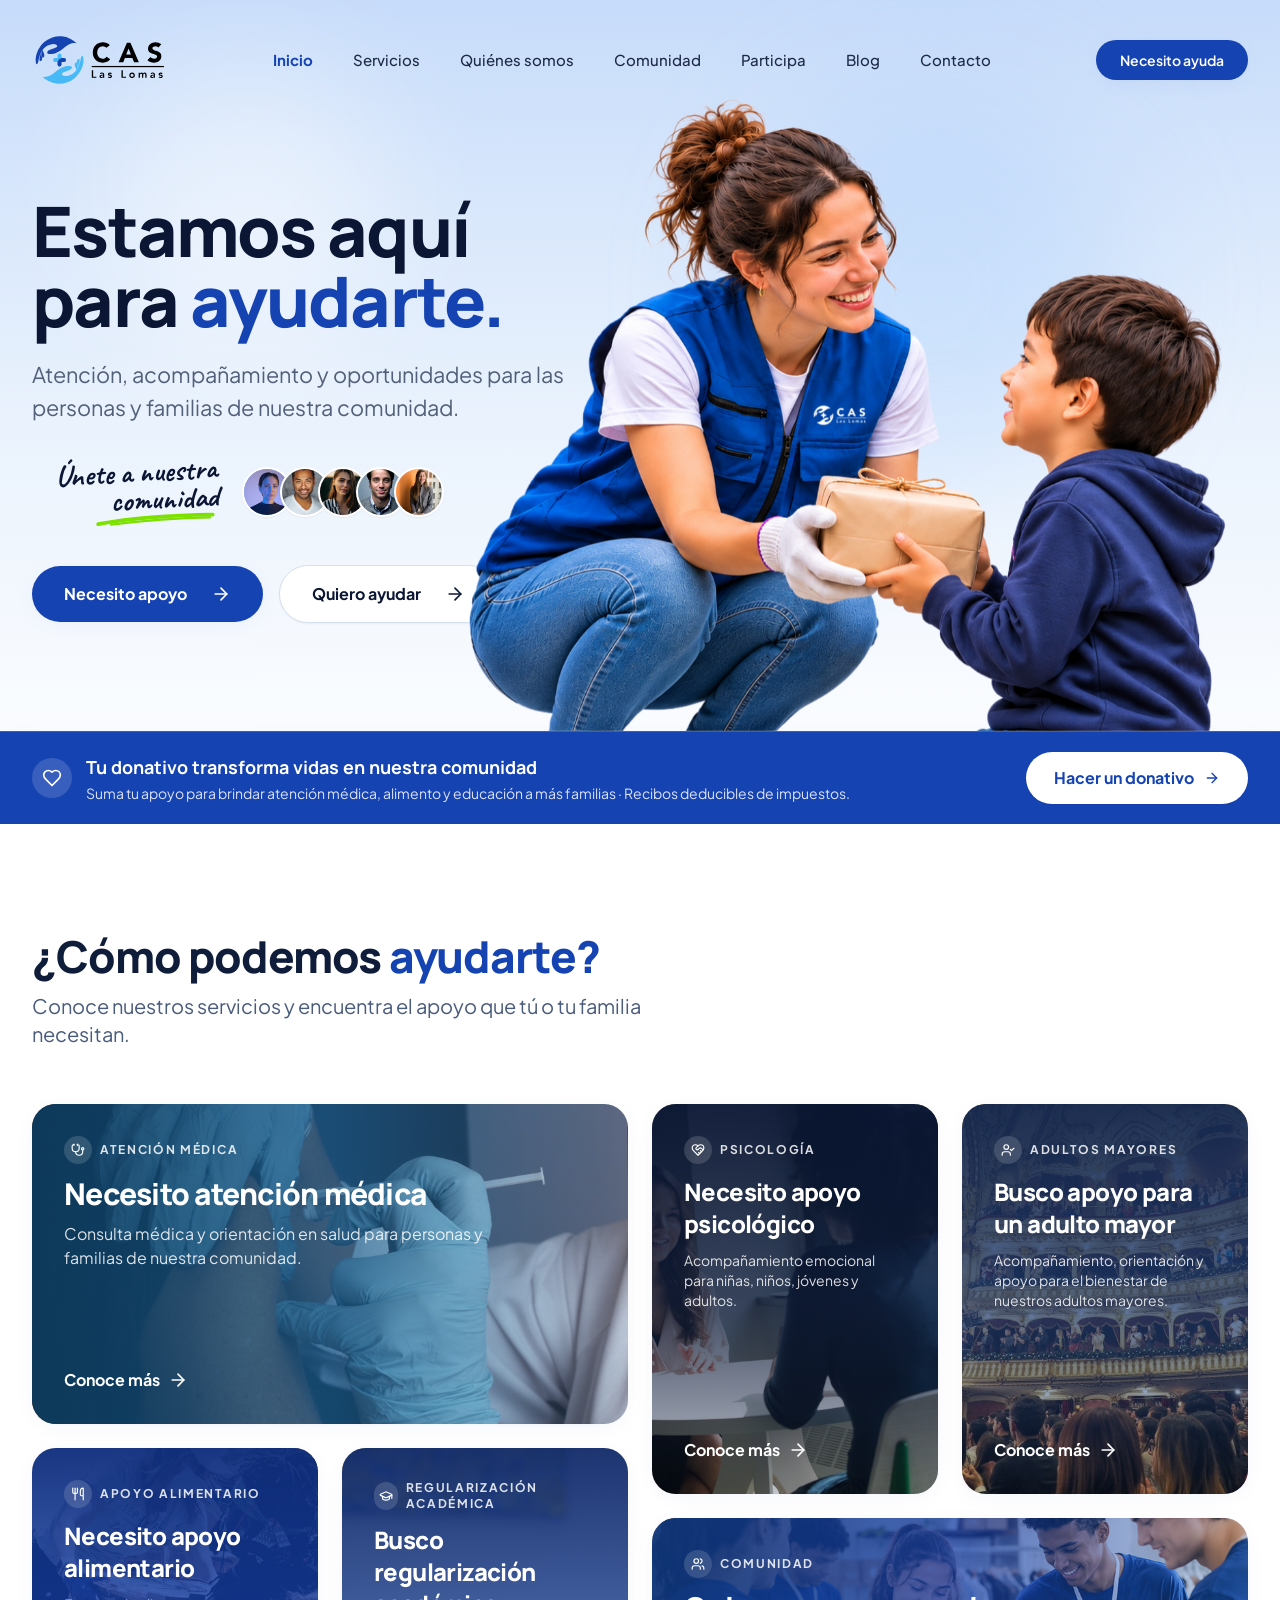
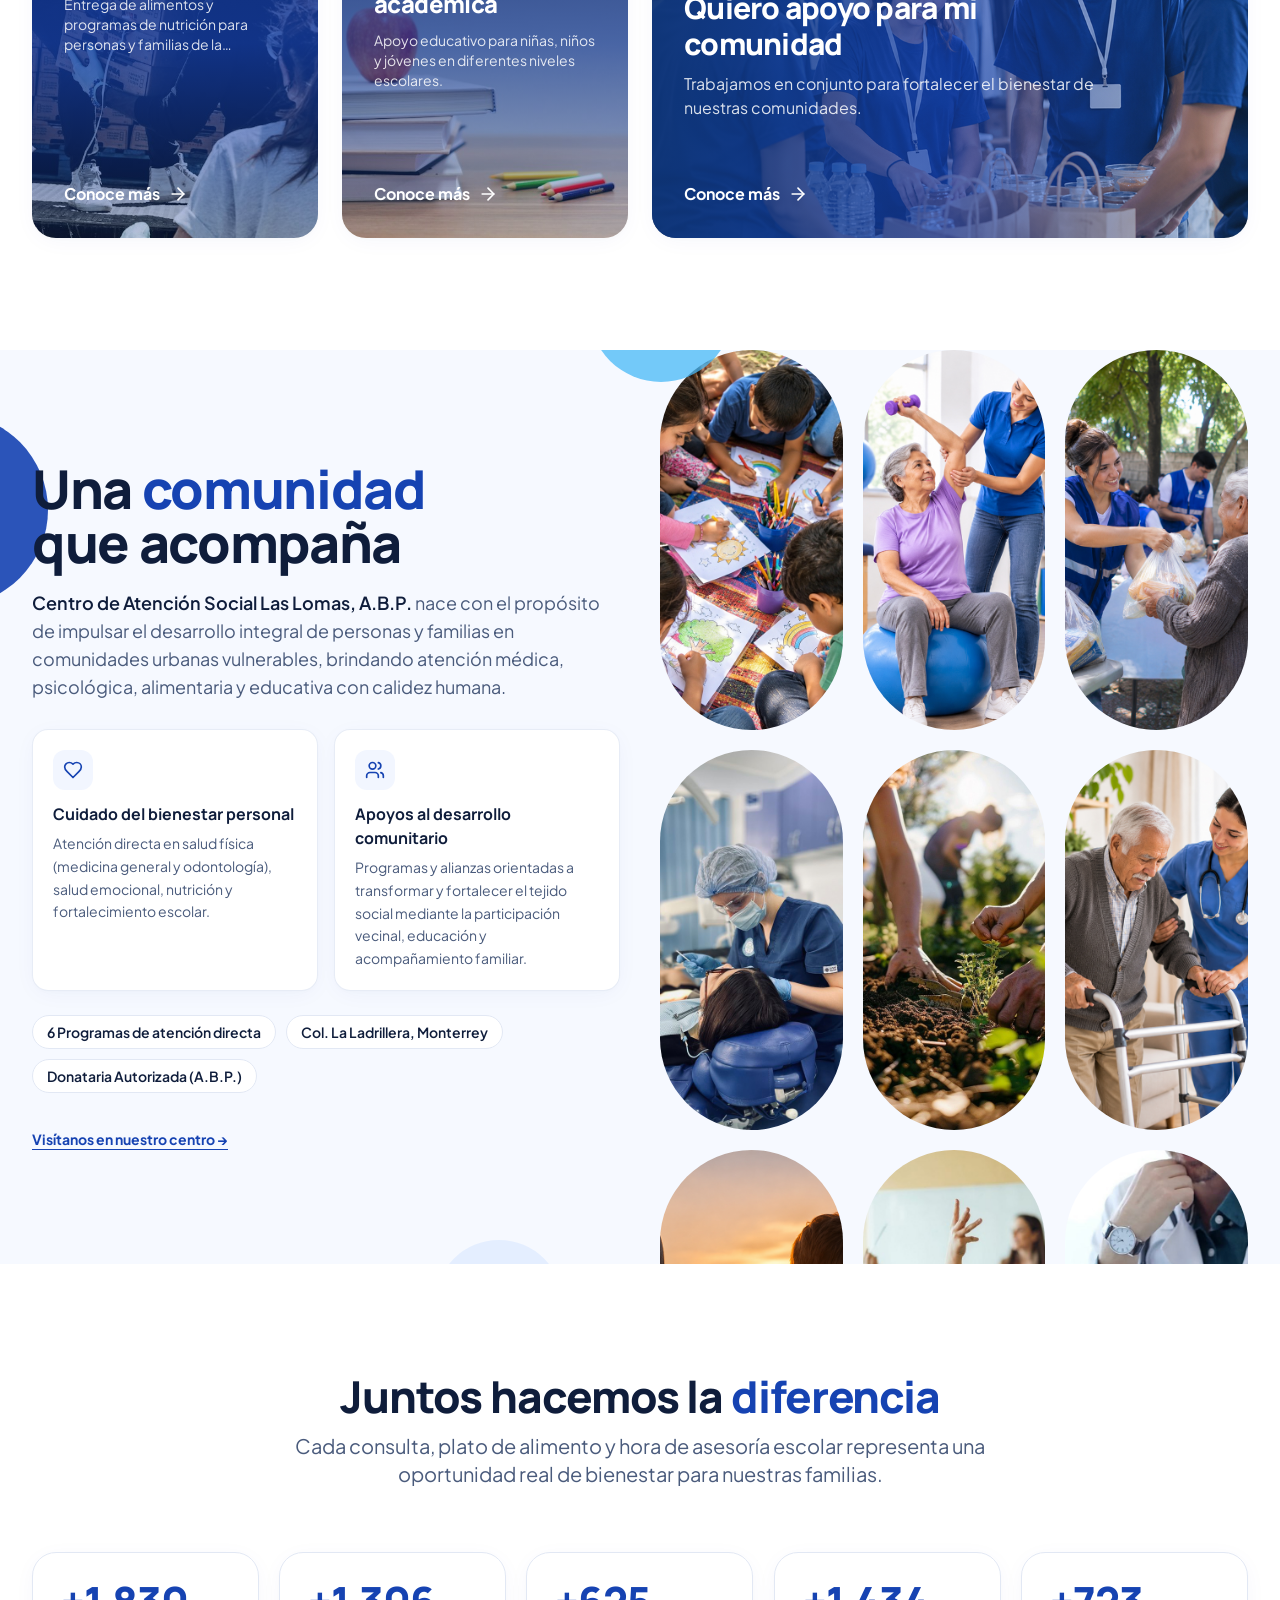
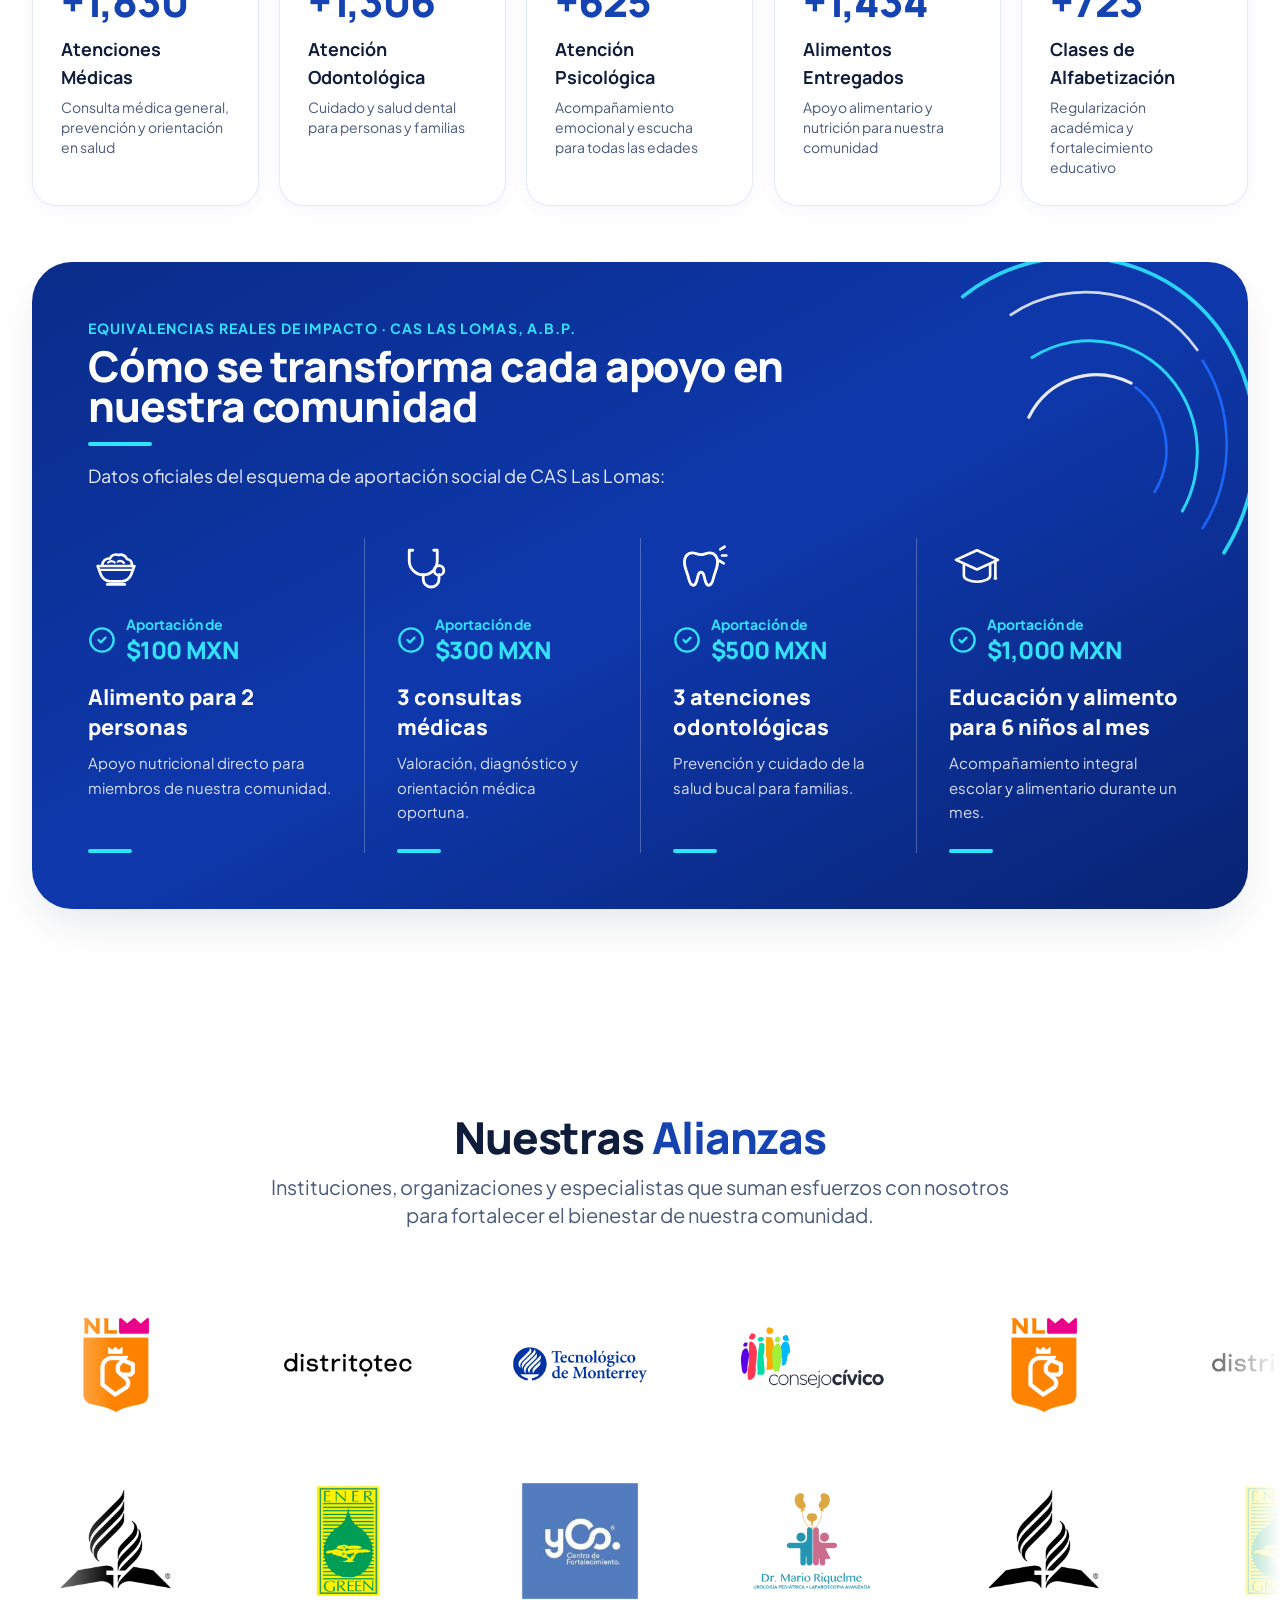
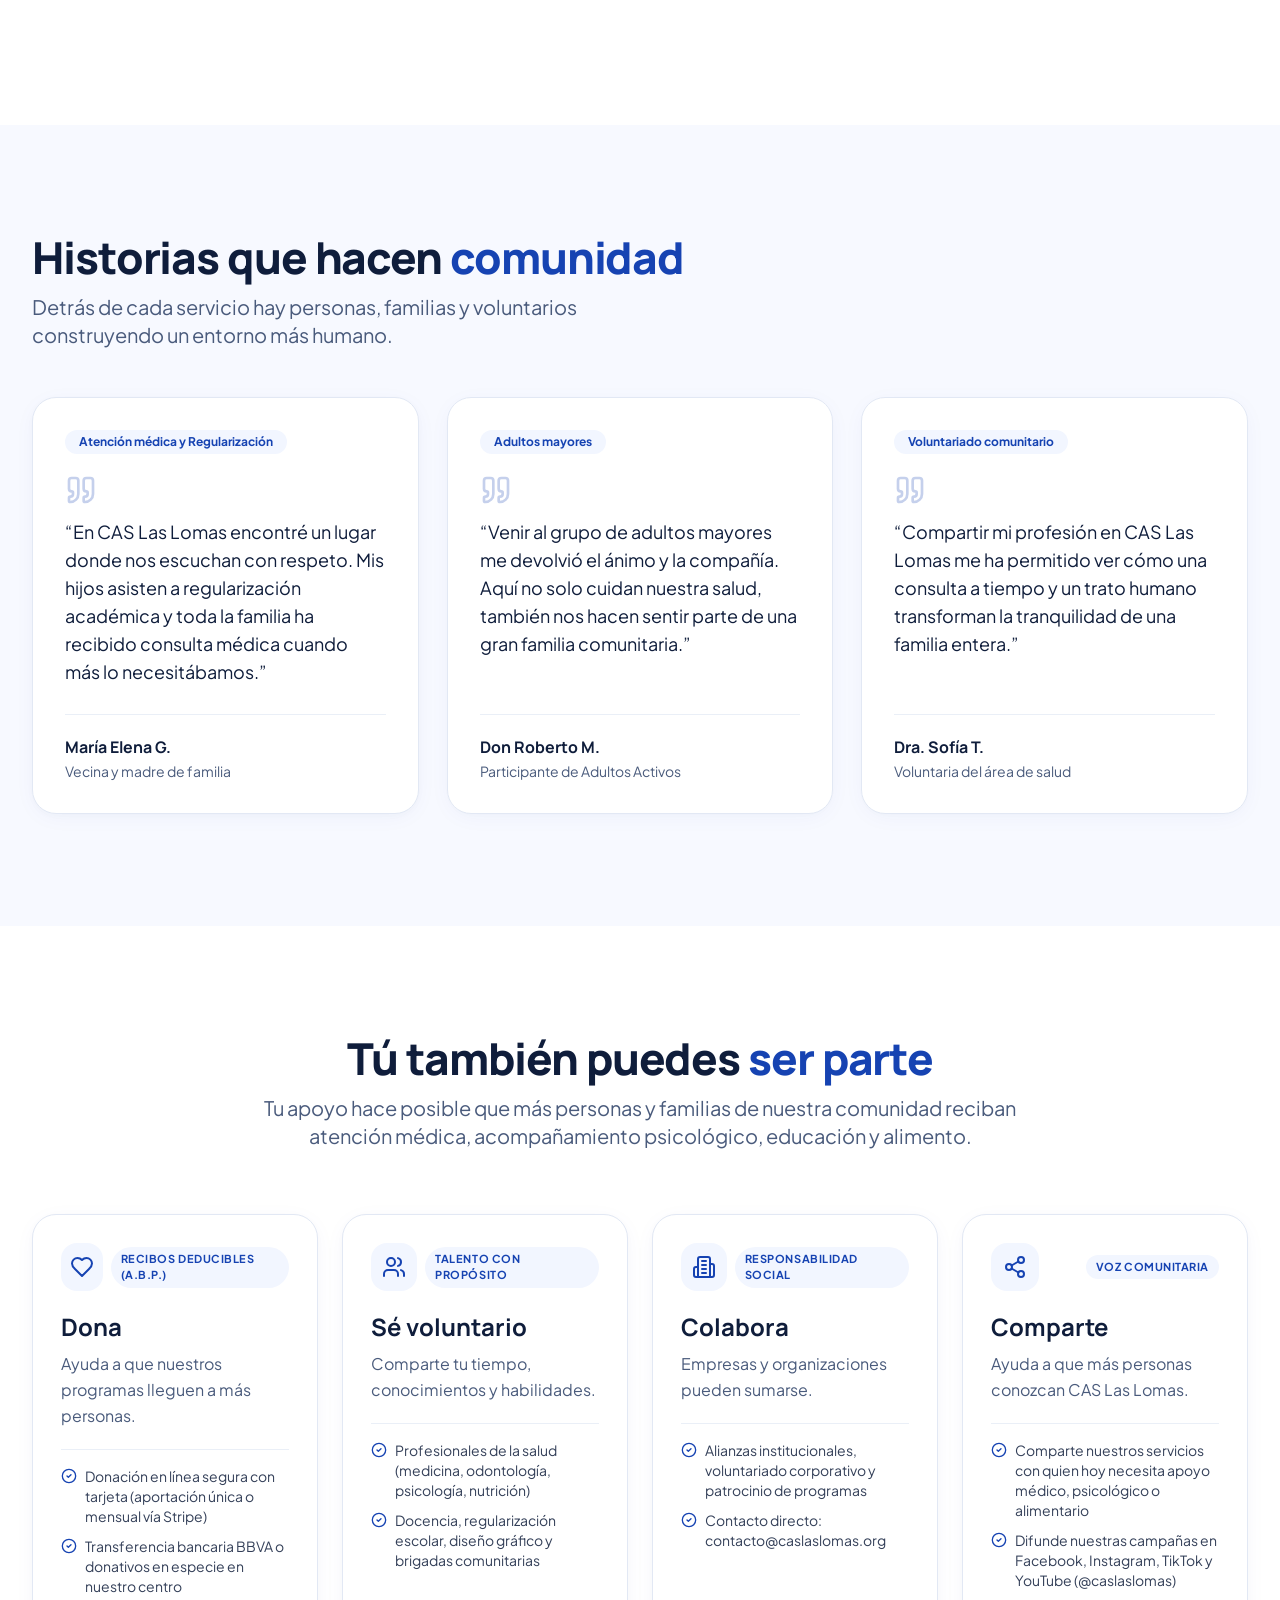
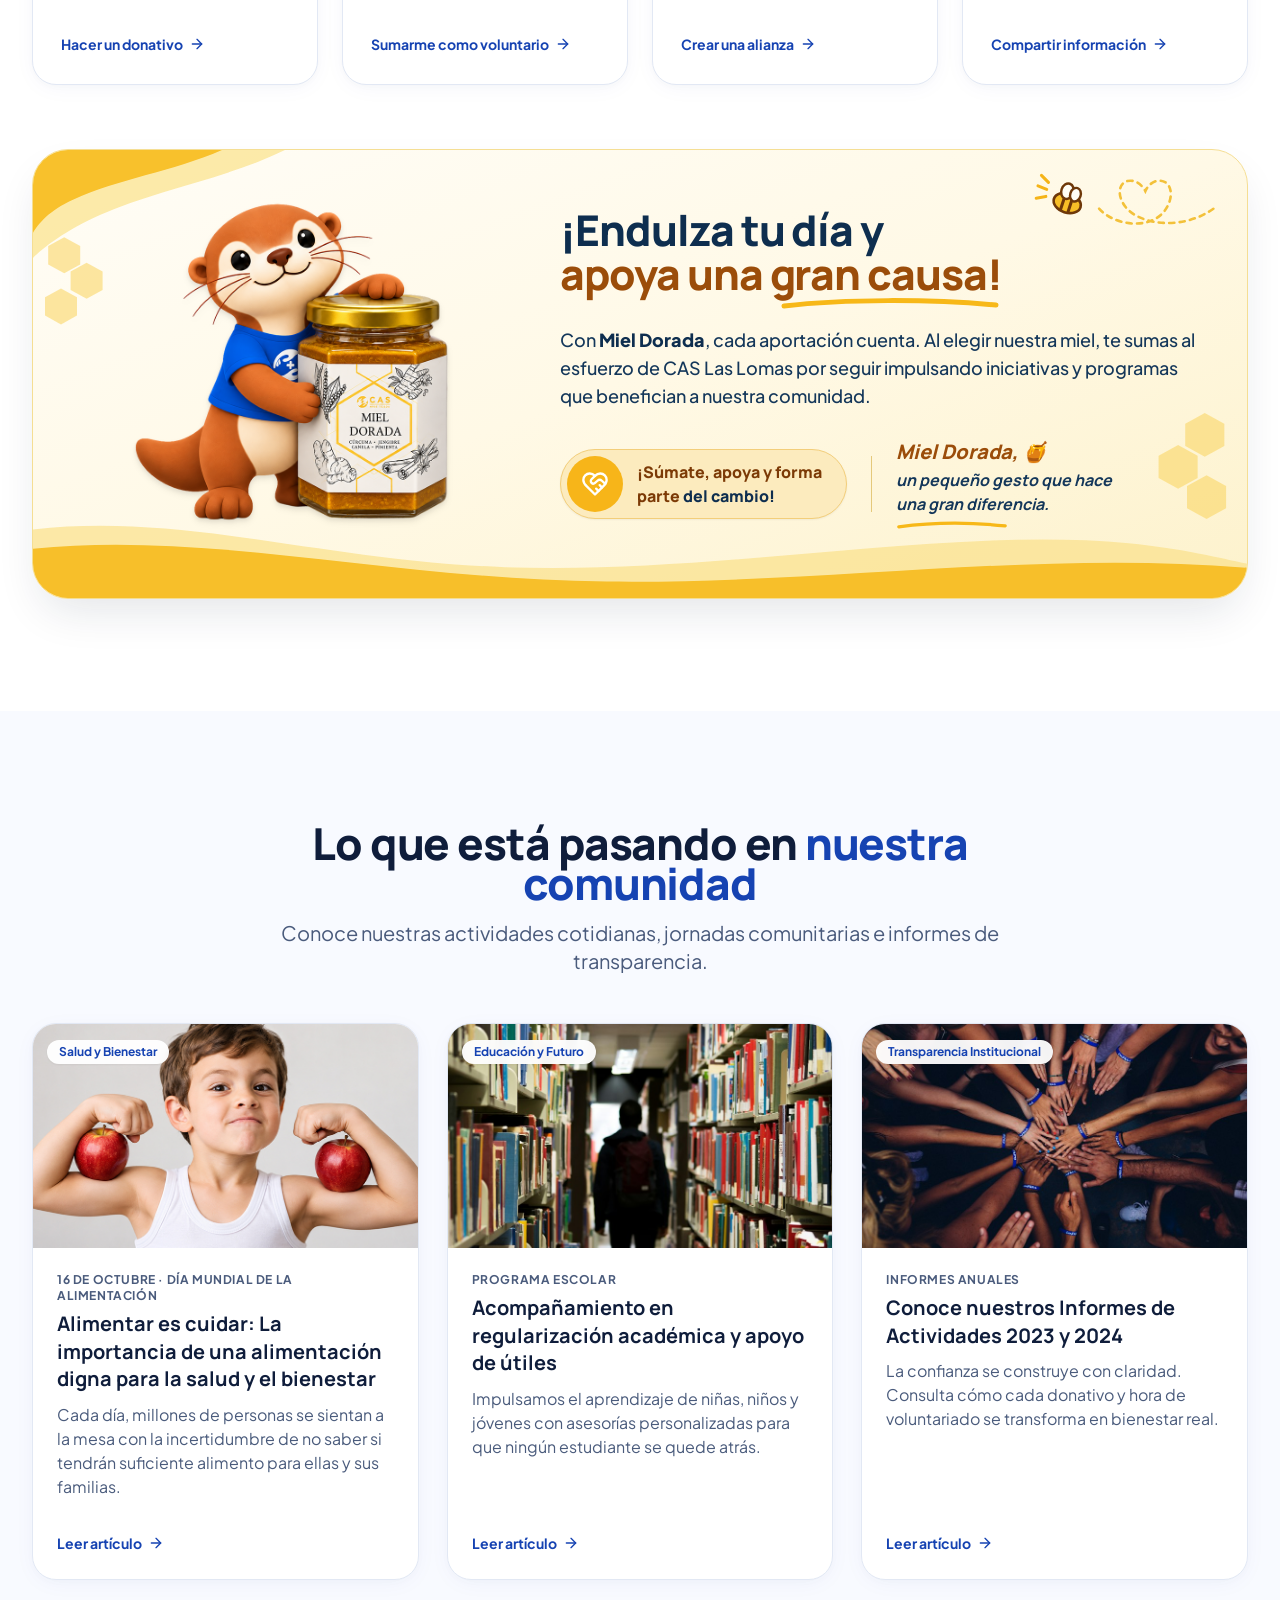
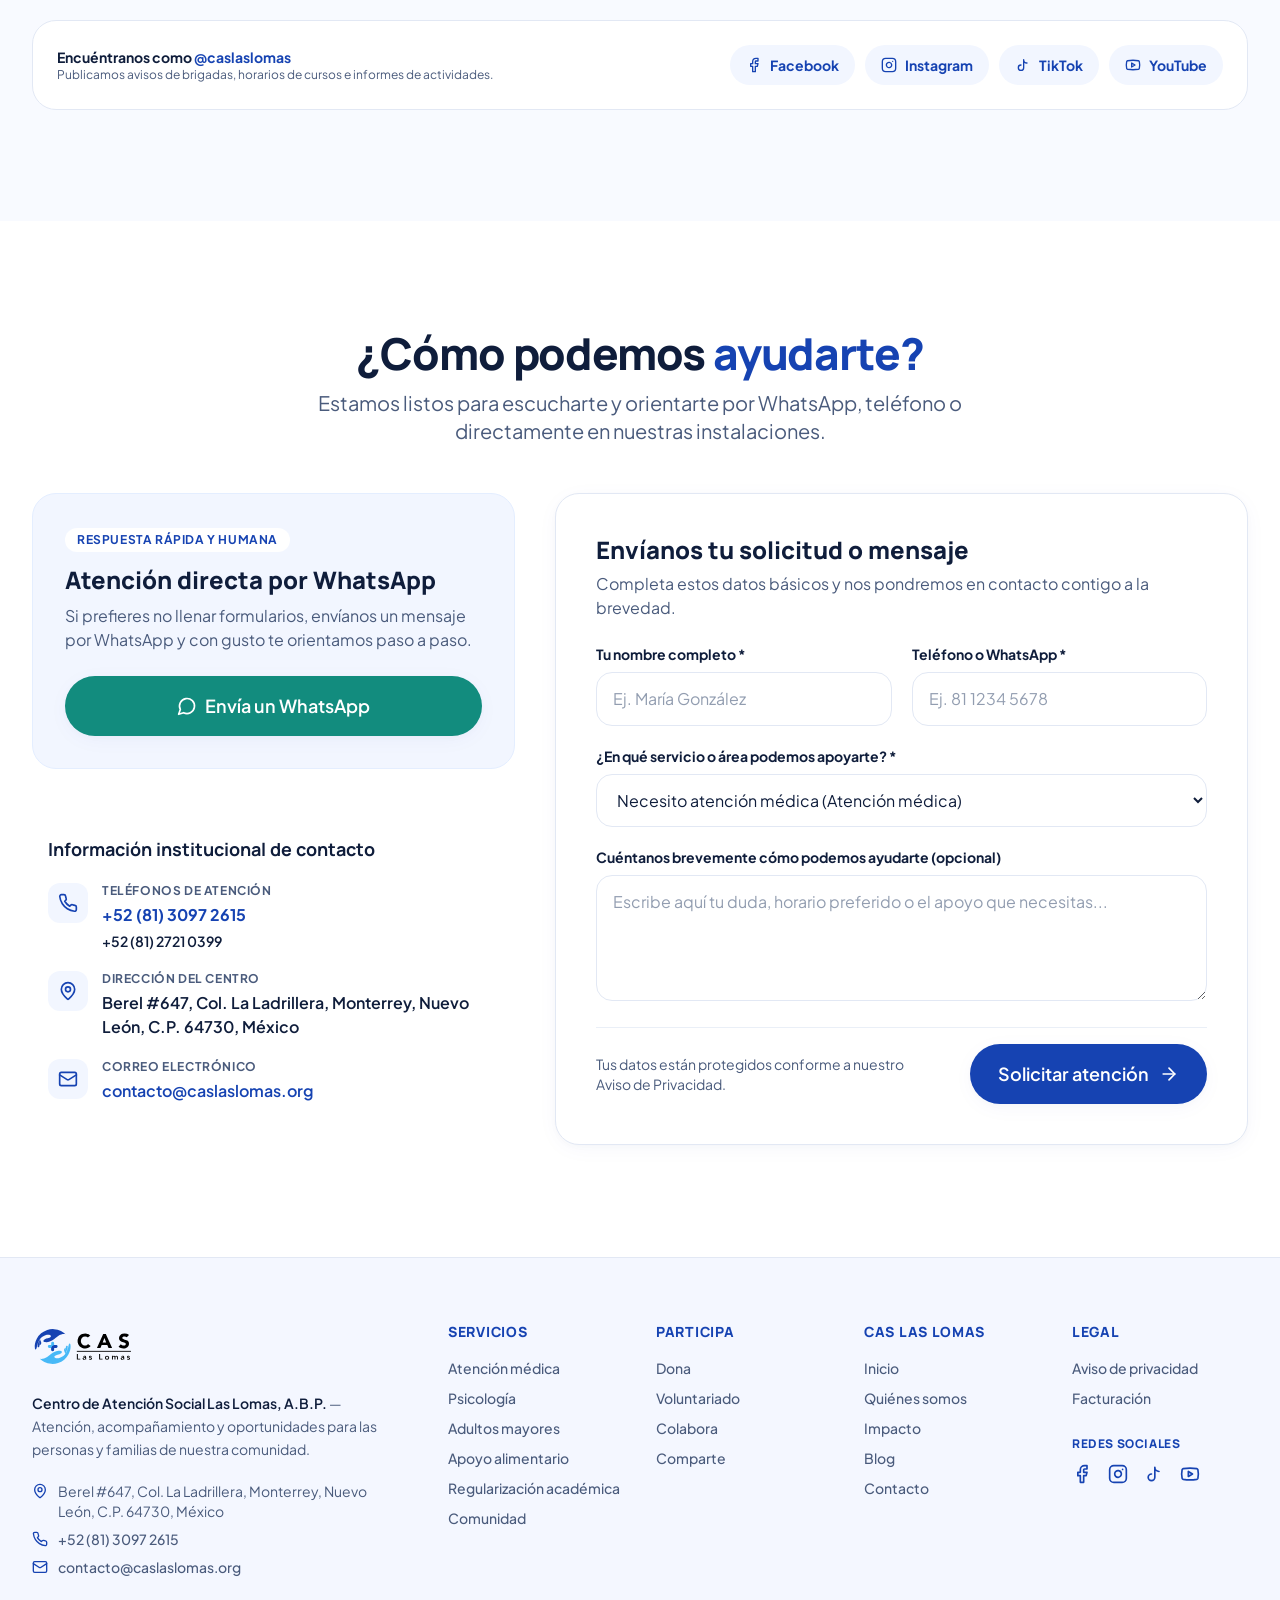
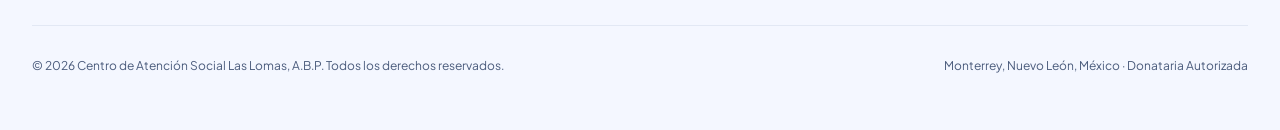
<file: index.html>
<!doctype html>
<html lang="es-MX" class="scroll-smooth">
  <head>
    <meta charset="UTF-8" />
    <link rel="icon" type="image/png" href="./favicon.png" />
    <link rel="apple-touch-icon" href="./favicon.png" />
    <meta name="viewport" content="width=device-width, initial-scale=1.0" />
    <title>CAS Las Lomas, A.B.P. — Comunidad, Acompañamiento y Oportunidades</title>
    <meta
      name="description"
      content="Centro de Atención Social Las Lomas, A.B.P. Atención médica, apoyo psicológico, apoyo alimentario, adultos mayores, regularización académica y programas para las personas y familias de nuestra comunidad en Monterrey, N.L."
    />
    <meta name="theme-color" content="#1643B2" />
    <!-- Google Fonts: Manrope, Plus Jakarta Sans & Caveat -->
    <link rel="preconnect" href="https://fonts.googleapis.com" />
    <link rel="preconnect" href="https://fonts.gstatic.com" crossorigin />
    <link
      href="https://fonts.googleapis.com/css2?family=Caveat:wght@600;700&family=Manrope:wght@600;700;800&family=Plus+Jakarta+Sans:wght@400;500;600;700&display=swap"
      rel="stylesheet"
    />
    <script type="module" crossorigin src="./assets/index-DJcKzT5a.js"></script>
    <link rel="stylesheet" crossorigin href="./assets/index-2d9EonLI.css">
  </head>
  <body class="bg-white text-cas-text font-sans antialiased selection:bg-cas-blue selection:text-white">
    <a
      href="#contenido-principal"
      class="sr-only focus:not-sr-only focus:fixed focus:top-4 focus:left-4 focus:z-[100] focus:px-5 focus:py-3 focus:bg-cas-blue focus:text-white focus:font-semibold focus:rounded-xl focus:shadow-lg"
    >
      Saltar al contenido principal
    </a>
    <div id="root"></div>
  </body>
</html>
</file>
<file: assets/index-2d9EonLI.css>
*,:before,:after{--tw-border-spacing-x: 0;--tw-border-spacing-y: 0;--tw-translate-x: 0;--tw-translate-y: 0;--tw-rotate: 0;--tw-skew-x: 0;--tw-skew-y: 0;--tw-scale-x: 1;--tw-scale-y: 1;--tw-pan-x: ;--tw-pan-y: ;--tw-pinch-zoom: ;--tw-scroll-snap-strictness: proximity;--tw-gradient-from-position: ;--tw-gradient-via-position: ;--tw-gradient-to-position: ;--tw-ordinal: ;--tw-slashed-zero: ;--tw-numeric-figure: ;--tw-numeric-spacing: ;--tw-numeric-fraction: ;--tw-ring-inset: ;--tw-ring-offset-width: 0px;--tw-ring-offset-color: #fff;--tw-ring-color: rgb(59 130 246 / .5);--tw-ring-offset-shadow: 0 0 #0000;--tw-ring-shadow: 0 0 #0000;--tw-shadow: 0 0 #0000;--tw-shadow-colored: 0 0 #0000;--tw-blur: ;--tw-brightness: ;--tw-contrast: ;--tw-grayscale: ;--tw-hue-rotate: ;--tw-invert: ;--tw-saturate: ;--tw-sepia: ;--tw-drop-shadow: ;--tw-backdrop-blur: ;--tw-backdrop-brightness: ;--tw-backdrop-contrast: ;--tw-backdrop-grayscale: ;--tw-backdrop-hue-rotate: ;--tw-backdrop-invert: ;--tw-backdrop-opacity: ;--tw-backdrop-saturate: ;--tw-backdrop-sepia: ;--tw-contain-size: ;--tw-contain-layout: ;--tw-contain-paint: ;--tw-contain-style: }::backdrop{--tw-border-spacing-x: 0;--tw-border-spacing-y: 0;--tw-translate-x: 0;--tw-translate-y: 0;--tw-rotate: 0;--tw-skew-x: 0;--tw-skew-y: 0;--tw-scale-x: 1;--tw-scale-y: 1;--tw-pan-x: ;--tw-pan-y: ;--tw-pinch-zoom: ;--tw-scroll-snap-strictness: proximity;--tw-gradient-from-position: ;--tw-gradient-via-position: ;--tw-gradient-to-position: ;--tw-ordinal: ;--tw-slashed-zero: ;--tw-numeric-figure: ;--tw-numeric-spacing: ;--tw-numeric-fraction: ;--tw-ring-inset: ;--tw-ring-offset-width: 0px;--tw-ring-offset-color: #fff;--tw-ring-color: rgb(59 130 246 / .5);--tw-ring-offset-shadow: 0 0 #0000;--tw-ring-shadow: 0 0 #0000;--tw-shadow: 0 0 #0000;--tw-shadow-colored: 0 0 #0000;--tw-blur: ;--tw-brightness: ;--tw-contrast: ;--tw-grayscale: ;--tw-hue-rotate: ;--tw-invert: ;--tw-saturate: ;--tw-sepia: ;--tw-drop-shadow: ;--tw-backdrop-blur: ;--tw-backdrop-brightness: ;--tw-backdrop-contrast: ;--tw-backdrop-grayscale: ;--tw-backdrop-hue-rotate: ;--tw-backdrop-invert: ;--tw-backdrop-opacity: ;--tw-backdrop-saturate: ;--tw-backdrop-sepia: ;--tw-contain-size: ;--tw-contain-layout: ;--tw-contain-paint: ;--tw-contain-style: }*,:before,:after{box-sizing:border-box;border-width:0;border-style:solid;border-color:#e5e7eb}:before,:after{--tw-content: ""}html,:host{line-height:1.5;-webkit-text-size-adjust:100%;-moz-tab-size:4;-o-tab-size:4;tab-size:4;font-family:Plus Jakarta Sans,Inter,system-ui,-apple-system,sans-serif;font-feature-settings:normal;font-variation-settings:normal;-webkit-tap-highlight-color:transparent}body{margin:0;line-height:inherit}hr{height:0;color:inherit;border-top-width:1px}abbr:where([title]){-webkit-text-decoration:underline dotted;text-decoration:underline dotted}h1,h2,h3,h4,h5,h6{font-size:inherit;font-weight:inherit}a{color:inherit;text-decoration:inherit}b,strong{font-weight:bolder}code,kbd,samp,pre{font-family:ui-monospace,SFMono-Regular,Menlo,Monaco,Consolas,Liberation Mono,Courier New,monospace;font-feature-settings:normal;font-variation-settings:normal;font-size:1em}small{font-size:80%}sub,sup{font-size:75%;line-height:0;position:relative;vertical-align:baseline}sub{bottom:-.25em}sup{top:-.5em}table{text-indent:0;border-color:inherit;border-collapse:collapse}button,input,optgroup,select,textarea{font-family:inherit;font-feature-settings:inherit;font-variation-settings:inherit;font-size:100%;font-weight:inherit;line-height:inherit;letter-spacing:inherit;color:inherit;margin:0;padding:0}button,select{text-transform:none}button,input:where([type=button]),input:where([type=reset]),input:where([type=submit]){-webkit-appearance:button;background-color:transparent;background-image:none}:-moz-focusring{outline:auto}:-moz-ui-invalid{box-shadow:none}progress{vertical-align:baseline}::-webkit-inner-spin-button,::-webkit-outer-spin-button{height:auto}[type=search]{-webkit-appearance:textfield;outline-offset:-2px}::-webkit-search-decoration{-webkit-appearance:none}::-webkit-file-upload-button{-webkit-appearance:button;font:inherit}summary{display:list-item}blockquote,dl,dd,h1,h2,h3,h4,h5,h6,hr,figure,p,pre{margin:0}fieldset{margin:0;padding:0}legend{padding:0}ol,ul,menu{list-style:none;margin:0;padding:0}dialog{padding:0}textarea{resize:vertical}input::-moz-placeholder,textarea::-moz-placeholder{opacity:1;color:#9ca3af}input::placeholder,textarea::placeholder{opacity:1;color:#9ca3af}button,[role=button]{cursor:pointer}:disabled{cursor:default}img,svg,video,canvas,audio,iframe,embed,object{display:block;vertical-align:middle}img,video{max-width:100%;height:auto}[hidden]:where(:not([hidden=until-found])){display:none}html{font-feature-settings:"cv02","cv03","cv04","cv11";-webkit-tap-highlight-color:transparent}*:focus-visible{outline:3px solid #1643B2;outline-offset:3px}.sr-only{position:absolute;width:1px;height:1px;padding:0;margin:-1px;overflow:hidden;clip:rect(0,0,0,0);white-space:nowrap;border-width:0}.pointer-events-none{pointer-events:none}.fixed{position:fixed}.absolute{position:absolute}.relative{position:relative}.inset-0{top:0;right:0;bottom:0;left:0}.inset-x-0{left:0;right:0}.inset-y-0{top:0;bottom:0}.-bottom-10{bottom:-2.5rem}.-bottom-3{bottom:-.75rem}.-left-12{left:-3rem}.-left-4{left:-1rem}.-right-4{right:-1rem}.-right-6{right:-1.5rem}.-top-12{top:-3rem}.-top-2\.5{top:-.625rem}.-top-3{top:-.75rem}.-top-4{top:-1rem}.-top-6{top:-1.5rem}.bottom-0{bottom:0}.bottom-16{bottom:4rem}.bottom-4{bottom:1rem}.left-0{left:0}.left-3{left:.75rem}.left-3\.5{left:.875rem}.left-4{left:1rem}.left-5{left:1.25rem}.left-6{left:1.5rem}.left-\[34\%\]{left:34%}.left-\[46\%\]{left:46%}.left-\[8\%\]{left:8%}.right-0{right:0}.right-3{right:.75rem}.right-4{right:1rem}.right-6{right:1.5rem}.right-\[12\%\]{right:12%}.top-0{top:0}.top-1\/2{top:50%}.top-16{top:4rem}.top-20{top:5rem}.top-24{top:6rem}.top-3\.5{top:.875rem}.top-4{top:1rem}.-z-10{z-index:-10}.z-10{z-index:10}.z-20{z-index:20}.z-40{z-index:40}.z-50{z-index:50}.z-\[70\]{z-index:70}.order-1{order:1}.order-2{order:2}.mx-auto{margin-left:auto;margin-right:auto}.-ml-1{margin-left:-.25rem}.-mt-0\.5{margin-top:-.125rem}.mb-1\.5{margin-bottom:.375rem}.mb-2{margin-bottom:.5rem}.mb-3{margin-bottom:.75rem}.mb-4{margin-bottom:1rem}.mb-5{margin-bottom:1.25rem}.mb-8{margin-bottom:2rem}.ml-2{margin-left:.5rem}.ml-auto{margin-left:auto}.mr-1{margin-right:.25rem}.mt-0\.5{margin-top:.125rem}.mt-1{margin-top:.25rem}.mt-1\.5{margin-top:.375rem}.mt-10{margin-top:2.5rem}.mt-12{margin-top:3rem}.mt-14{margin-top:3.5rem}.mt-2{margin-top:.5rem}.mt-2\.5{margin-top:.625rem}.mt-20{margin-top:5rem}.mt-3{margin-top:.75rem}.mt-3\.5{margin-top:.875rem}.mt-4{margin-top:1rem}.mt-5{margin-top:1.25rem}.mt-6{margin-top:1.5rem}.mt-7{margin-top:1.75rem}.mt-8{margin-top:2rem}.mt-9{margin-top:2.25rem}.line-clamp-1{overflow:hidden;display:-webkit-box;-webkit-box-orient:vertical;-webkit-line-clamp:1}.line-clamp-2{overflow:hidden;display:-webkit-box;-webkit-box-orient:vertical;-webkit-line-clamp:2}.line-clamp-3{overflow:hidden;display:-webkit-box;-webkit-box-orient:vertical;-webkit-line-clamp:3}.block{display:block}.inline-block{display:inline-block}.flex{display:flex}.inline-flex{display:inline-flex}.grid{display:grid}.hidden{display:none}.aspect-\[16\/9\]{aspect-ratio:16/9}.aspect-\[4\/3\]{aspect-ratio:4/3}.h-1{height:.25rem}.h-10{height:2.5rem}.h-11{height:2.75rem}.h-12{height:3rem}.h-14{height:3.5rem}.h-16{height:4rem}.h-2{height:.5rem}.h-2\.5{height:.625rem}.h-20{height:5rem}.h-28{height:7rem}.h-3{height:.75rem}.h-3\.5{height:.875rem}.h-32{height:8rem}.h-4{height:1rem}.h-40{height:10rem}.h-48{height:12rem}.h-5{height:1.25rem}.h-52{height:13rem}.h-56{height:14rem}.h-6{height:1.5rem}.h-64{height:16rem}.h-7{height:1.75rem}.h-72{height:18rem}.h-8{height:2rem}.h-9{height:2.25rem}.h-96{height:24rem}.h-\[310px\]{height:310px}.h-\[560px\]{height:560px}.h-auto{height:auto}.h-full{height:100%}.max-h-72{max-height:18rem}.max-h-\[10rem\]{max-height:10rem}.max-h-\[85vh\]{max-height:85vh}.max-h-\[90vh\]{max-height:90vh}.max-h-\[92vh\]{max-height:92vh}.min-h-\[290px\]{min-height:290px}.min-h-\[360px\]{min-height:360px}.min-h-\[40px\]{min-height:40px}.min-h-\[48px\]{min-height:48px}.min-h-\[54px\]{min-height:54px}.min-h-screen{min-height:100vh}.w-10{width:2.5rem}.w-11{width:2.75rem}.w-12{width:3rem}.w-14{width:3.5rem}.w-16{width:4rem}.w-2{width:.5rem}.w-2\.5{width:.625rem}.w-20{width:5rem}.w-24{width:6rem}.w-28{width:7rem}.w-3\.5{width:.875rem}.w-32{width:8rem}.w-36{width:9rem}.w-4{width:1rem}.w-44{width:11rem}.w-48{width:12rem}.w-5{width:1.25rem}.w-52{width:13rem}.w-6{width:1.5rem}.w-64{width:16rem}.w-7{width:1.75rem}.w-72{width:18rem}.w-8{width:2rem}.w-9{width:2.25rem}.w-96{width:24rem}.w-\[108\%\]{width:108%}.w-auto{width:auto}.w-full{width:100%}.w-max{width:-moz-max-content;width:max-content}.w-px{width:1px}.min-w-\[215px\]{min-width:215px}.max-w-2xl{max-width:42rem}.max-w-3xl{max-width:48rem}.max-w-4xl{max-width:56rem}.max-w-7xl{max-width:80rem}.max-w-\[220px\]{max-width:220px}.max-w-\[580px\]{max-width:580px}.max-w-full{max-width:100%}.max-w-md{max-width:28rem}.max-w-none{max-width:none}.max-w-xl{max-width:36rem}.max-w-xs{max-width:20rem}.flex-1{flex:1 1 0%}.shrink-0{flex-shrink:0}.origin-bottom{transform-origin:bottom}.-translate-y-0\.5{--tw-translate-y: -.125rem;transform:translate(var(--tw-translate-x),var(--tw-translate-y)) rotate(var(--tw-rotate)) skew(var(--tw-skew-x)) skewY(var(--tw-skew-y)) scaleX(var(--tw-scale-x)) scaleY(var(--tw-scale-y))}.-translate-y-1\/2{--tw-translate-y: -50%;transform:translate(var(--tw-translate-x),var(--tw-translate-y)) rotate(var(--tw-rotate)) skew(var(--tw-skew-x)) skewY(var(--tw-skew-y)) scaleX(var(--tw-scale-x)) scaleY(var(--tw-scale-y))}.-rotate-3{--tw-rotate: -3deg;transform:translate(var(--tw-translate-x),var(--tw-translate-y)) rotate(var(--tw-rotate)) skew(var(--tw-skew-x)) skewY(var(--tw-skew-y)) scaleX(var(--tw-scale-x)) scaleY(var(--tw-scale-y))}.rotate-3{--tw-rotate: 3deg;transform:translate(var(--tw-translate-x),var(--tw-translate-y)) rotate(var(--tw-rotate)) skew(var(--tw-skew-x)) skewY(var(--tw-skew-y)) scaleX(var(--tw-scale-x)) scaleY(var(--tw-scale-y))}.rotate-6{--tw-rotate: 6deg;transform:translate(var(--tw-translate-x),var(--tw-translate-y)) rotate(var(--tw-rotate)) skew(var(--tw-skew-x)) skewY(var(--tw-skew-y)) scaleX(var(--tw-scale-x)) scaleY(var(--tw-scale-y))}.transform{transform:translate(var(--tw-translate-x),var(--tw-translate-y)) rotate(var(--tw-rotate)) skew(var(--tw-skew-x)) skewY(var(--tw-skew-y)) scaleX(var(--tw-scale-x)) scaleY(var(--tw-scale-y))}.cursor-pointer{cursor:pointer}.select-none{-webkit-user-select:none;-moz-user-select:none;user-select:none}.resize-y{resize:vertical}.scroll-mt-20{scroll-margin-top:5rem}.grid-cols-1{grid-template-columns:repeat(1,minmax(0,1fr))}.grid-cols-2{grid-template-columns:repeat(2,minmax(0,1fr))}.grid-cols-3{grid-template-columns:repeat(3,minmax(0,1fr))}.flex-row{flex-direction:row}.flex-col{flex-direction:column}.flex-wrap{flex-wrap:wrap}.items-start{align-items:flex-start}.items-end{align-items:flex-end}.items-center{align-items:center}.items-stretch{align-items:stretch}.justify-end{justify-content:flex-end}.justify-center{justify-content:center}.justify-between{justify-content:space-between}.gap-1{gap:.25rem}.gap-1\.5{gap:.375rem}.gap-10{gap:2.5rem}.gap-12{gap:3rem}.gap-2{gap:.5rem}.gap-2\.5{gap:.625rem}.gap-3{gap:.75rem}.gap-3\.5{gap:.875rem}.gap-4{gap:1rem}.gap-5{gap:1.25rem}.gap-6{gap:1.5rem}.gap-7{gap:1.75rem}.gap-8{gap:2rem}.gap-y-10{row-gap:2.5rem}.-space-x-2\.5>:not([hidden])~:not([hidden]){--tw-space-x-reverse: 0;margin-right:calc(-.625rem * var(--tw-space-x-reverse));margin-left:calc(-.625rem * calc(1 - var(--tw-space-x-reverse)))}.space-y-1\.5>:not([hidden])~:not([hidden]){--tw-space-y-reverse: 0;margin-top:calc(.375rem * calc(1 - var(--tw-space-y-reverse)));margin-bottom:calc(.375rem * var(--tw-space-y-reverse))}.space-y-2>:not([hidden])~:not([hidden]){--tw-space-y-reverse: 0;margin-top:calc(.5rem * calc(1 - var(--tw-space-y-reverse)));margin-bottom:calc(.5rem * var(--tw-space-y-reverse))}.space-y-2\.5>:not([hidden])~:not([hidden]){--tw-space-y-reverse: 0;margin-top:calc(.625rem * calc(1 - var(--tw-space-y-reverse)));margin-bottom:calc(.625rem * var(--tw-space-y-reverse))}.space-y-3>:not([hidden])~:not([hidden]){--tw-space-y-reverse: 0;margin-top:calc(.75rem * calc(1 - var(--tw-space-y-reverse)));margin-bottom:calc(.75rem * var(--tw-space-y-reverse))}.space-y-4>:not([hidden])~:not([hidden]){--tw-space-y-reverse: 0;margin-top:calc(1rem * calc(1 - var(--tw-space-y-reverse)));margin-bottom:calc(1rem * var(--tw-space-y-reverse))}.space-y-5>:not([hidden])~:not([hidden]){--tw-space-y-reverse: 0;margin-top:calc(1.25rem * calc(1 - var(--tw-space-y-reverse)));margin-bottom:calc(1.25rem * var(--tw-space-y-reverse))}.space-y-6>:not([hidden])~:not([hidden]){--tw-space-y-reverse: 0;margin-top:calc(1.5rem * calc(1 - var(--tw-space-y-reverse)));margin-bottom:calc(1.5rem * var(--tw-space-y-reverse))}.space-y-8>:not([hidden])~:not([hidden]){--tw-space-y-reverse: 0;margin-top:calc(2rem * calc(1 - var(--tw-space-y-reverse)));margin-bottom:calc(2rem * var(--tw-space-y-reverse))}.self-start{align-self:flex-start}.self-end{align-self:flex-end}.overflow-hidden{overflow:hidden}.overflow-y-auto{overflow-y:auto}.scroll-smooth{scroll-behavior:smooth}.whitespace-nowrap{white-space:nowrap}.rounded-2xl{border-radius:1rem}.rounded-3xl{border-radius:1.5rem}.rounded-\[2\.25rem\]{border-radius:2.25rem}.rounded-\[2rem\]{border-radius:2rem}.rounded-\[3rem\]{border-radius:3rem}.rounded-full{border-radius:9999px}.rounded-md{border-radius:.375rem}.rounded-xl{border-radius:.75rem}.rounded-b-full{border-bottom-right-radius:9999px;border-bottom-left-radius:9999px}.rounded-r-2xl{border-top-right-radius:1rem;border-bottom-right-radius:1rem}.rounded-r-full{border-top-right-radius:9999px;border-bottom-right-radius:9999px}.rounded-t-full{border-top-left-radius:9999px;border-top-right-radius:9999px}.rounded-tr-\[3\.5rem\]{border-top-right-radius:3.5rem}.border{border-width:1px}.border-2{border-width:2px}.border-4{border-width:4px}.border-b{border-bottom-width:1px}.border-l-4{border-left-width:4px}.border-t{border-top-width:1px}.border-\[\#CBD5E1\]{--tw-border-opacity: 1;border-color:rgb(203 213 225 / var(--tw-border-opacity, 1))}.border-\[\#D5DFEE\]{--tw-border-opacity: 1;border-color:rgb(213 223 238 / var(--tw-border-opacity, 1))}.border-\[\#F3CE7A\]{--tw-border-opacity: 1;border-color:rgb(243 206 122 / var(--tw-border-opacity, 1))}.border-\[\#F5DE93\]{--tw-border-opacity: 1;border-color:rgb(245 222 147 / var(--tw-border-opacity, 1))}.border-cas-blue{--tw-border-opacity: 1;border-color:rgb(22 67 178 / var(--tw-border-opacity, 1))}.border-cas-blue\/30{border-color:#1643b24d}.border-cas-border{--tw-border-opacity: 1;border-color:rgb(226 232 244 / var(--tw-border-opacity, 1))}.border-cas-border\/70{border-color:#e2e8f4b3}.border-cas-border\/80{border-color:#e2e8f4cc}.border-cas-iceStrong{--tw-border-opacity: 1;border-color:rgb(228 238 255 / var(--tw-border-opacity, 1))}.border-red-200{--tw-border-opacity: 1;border-color:rgb(254 202 202 / var(--tw-border-opacity, 1))}.border-transparent{border-color:transparent}.border-white{--tw-border-opacity: 1;border-color:rgb(255 255 255 / var(--tw-border-opacity, 1))}.border-white\/15{border-color:#ffffff26}.border-white\/20{border-color:#fff3}.bg-\[\#128C7E\]{--tw-bg-opacity: 1;background-color:rgb(18 140 126 / var(--tw-bg-opacity, 1))}.bg-\[\#2CE5FF\]{--tw-bg-opacity: 1;background-color:rgb(44 229 255 / var(--tw-bg-opacity, 1))}.bg-\[\#38BDF8\]{--tw-bg-opacity: 1;background-color:rgb(56 189 248 / var(--tw-bg-opacity, 1))}.bg-\[\#8CC5F8\]{--tw-bg-opacity: 1;background-color:rgb(140 197 248 / var(--tw-bg-opacity, 1))}.bg-\[\#9BC5FA\]\/30{background-color:#9bc5fa4d}.bg-\[\#D6E8FF\]{--tw-bg-opacity: 1;background-color:rgb(214 232 255 / var(--tw-bg-opacity, 1))}.bg-\[\#D8E2DC\]{--tw-bg-opacity: 1;background-color:rgb(216 226 220 / var(--tw-bg-opacity, 1))}.bg-\[\#D8ECFF\]{--tw-bg-opacity: 1;background-color:rgb(216 236 255 / var(--tw-bg-opacity, 1))}.bg-\[\#D9E9FB\]{--tw-bg-opacity: 1;background-color:rgb(217 233 251 / var(--tw-bg-opacity, 1))}.bg-\[\#DCE8F9\]{--tw-bg-opacity: 1;background-color:rgb(220 232 249 / var(--tw-bg-opacity, 1))}.bg-\[\#DCEBFA\]{--tw-bg-opacity: 1;background-color:rgb(220 235 250 / var(--tw-bg-opacity, 1))}.bg-\[\#E2E8F0\]{--tw-bg-opacity: 1;background-color:rgb(226 232 240 / var(--tw-bg-opacity, 1))}.bg-\[\#E2EEFF\]{--tw-bg-opacity: 1;background-color:rgb(226 238 255 / var(--tw-bg-opacity, 1))}.bg-\[\#E4EEFF\]{--tw-bg-opacity: 1;background-color:rgb(228 238 255 / var(--tw-bg-opacity, 1))}.bg-\[\#E5C97B\]{--tw-bg-opacity: 1;background-color:rgb(229 201 123 / var(--tw-bg-opacity, 1))}.bg-\[\#E5ECF8\]{--tw-bg-opacity: 1;background-color:rgb(229 236 248 / var(--tw-bg-opacity, 1))}.bg-\[\#E8F1FD\]{--tw-bg-opacity: 1;background-color:rgb(232 241 253 / var(--tw-bg-opacity, 1))}.bg-\[\#F3D5E5\]{--tw-bg-opacity: 1;background-color:rgb(243 213 229 / var(--tw-bg-opacity, 1))}.bg-\[\#F6F9FF\]{--tw-bg-opacity: 1;background-color:rgb(246 249 255 / var(--tw-bg-opacity, 1))}.bg-\[\#F7B519\]{--tw-bg-opacity: 1;background-color:rgb(247 181 25 / var(--tw-bg-opacity, 1))}.bg-\[\#F8B4C4\]{--tw-bg-opacity: 1;background-color:rgb(248 180 196 / var(--tw-bg-opacity, 1))}.bg-\[\#FCEBBE\]{--tw-bg-opacity: 1;background-color:rgb(252 235 190 / var(--tw-bg-opacity, 1))}.bg-cas-blue{--tw-bg-opacity: 1;background-color:rgb(22 67 178 / var(--tw-bg-opacity, 1))}.bg-cas-blue\/10{background-color:#1643b21a}.bg-cas-blue\/90{background-color:#1643b2e6}.bg-cas-blue\/95{background-color:#1643b2f2}.bg-cas-blueDeep\/60{background-color:#0a193699}.bg-cas-border{--tw-bg-opacity: 1;background-color:rgb(226 232 244 / var(--tw-bg-opacity, 1))}.bg-cas-ice{--tw-bg-opacity: 1;background-color:rgb(242 246 255 / var(--tw-bg-opacity, 1))}.bg-cas-ice\/35{background-color:#f2f6ff59}.bg-cas-ice\/40{background-color:#f2f6ff66}.bg-cas-ice\/45{background-color:#f2f6ff73}.bg-cas-ice\/50{background-color:#f2f6ff80}.bg-cas-ice\/60{background-color:#f2f6ff99}.bg-cas-ice\/70{background-color:#f2f6ffb3}.bg-cas-ice\/80{background-color:#f2f6ffcc}.bg-cas-ice\/90{background-color:#f2f6ffe6}.bg-cas-iceStrong{--tw-bg-opacity: 1;background-color:rgb(228 238 255 / var(--tw-bg-opacity, 1))}.bg-cas-iceStrong\/90{background-color:#e4eeffe6}.bg-cas-sky\/75{background-color:#47b9f7bf}.bg-red-50{--tw-bg-opacity: 1;background-color:rgb(254 242 242 / var(--tw-bg-opacity, 1))}.bg-transparent{background-color:transparent}.bg-white{--tw-bg-opacity: 1;background-color:rgb(255 255 255 / var(--tw-bg-opacity, 1))}.bg-white\/15{background-color:#ffffff26}.bg-white\/45{background-color:#ffffff73}.bg-white\/80{background-color:#fffc}.bg-white\/95{background-color:#fffffff2}.bg-gradient-to-b{background-image:linear-gradient(to bottom,var(--tw-gradient-stops))}.bg-gradient-to-br{background-image:linear-gradient(to bottom right,var(--tw-gradient-stops))}.bg-gradient-to-l{background-image:linear-gradient(to left,var(--tw-gradient-stops))}.bg-gradient-to-r{background-image:linear-gradient(to right,var(--tw-gradient-stops))}.bg-gradient-to-t{background-image:linear-gradient(to top,var(--tw-gradient-stops))}.from-\[\#0A1633\]\/95{--tw-gradient-from: rgb(10 22 51 / .95) var(--tw-gradient-from-position);--tw-gradient-to: rgb(10 22 51 / 0) var(--tw-gradient-to-position);--tw-gradient-stops: var(--tw-gradient-from), var(--tw-gradient-to)}.from-\[\#0A2C8A\]{--tw-gradient-from: #0A2C8A var(--tw-gradient-from-position);--tw-gradient-to: rgb(10 44 138 / 0) var(--tw-gradient-to-position);--tw-gradient-stops: var(--tw-gradient-from), var(--tw-gradient-to)}.from-\[\#0A359E\]{--tw-gradient-from: #0A359E var(--tw-gradient-from-position);--tw-gradient-to: rgb(10 53 158 / 0) var(--tw-gradient-to-position);--tw-gradient-stops: var(--tw-gradient-from), var(--tw-gradient-to)}.from-\[\#0D3B5E\]\/95{--tw-gradient-from: rgb(13 59 94 / .95) var(--tw-gradient-from-position);--tw-gradient-to: rgb(13 59 94 / 0) var(--tw-gradient-to-position);--tw-gradient-stops: var(--tw-gradient-from), var(--tw-gradient-to)}.from-\[\#0E3578\]\/95{--tw-gradient-from: rgb(14 53 120 / .95) var(--tw-gradient-from-position);--tw-gradient-to: rgb(14 53 120 / 0) var(--tw-gradient-to-position);--tw-gradient-stops: var(--tw-gradient-from), var(--tw-gradient-to)}.from-\[\#0F2E7D\]\/95{--tw-gradient-from: rgb(15 46 125 / .95) var(--tw-gradient-from-position);--tw-gradient-to: rgb(15 46 125 / 0) var(--tw-gradient-to-position);--tw-gradient-stops: var(--tw-gradient-from), var(--tw-gradient-to)}.from-\[\#122B6B\]\/95{--tw-gradient-from: rgb(18 43 107 / .95) var(--tw-gradient-from-position);--tw-gradient-to: rgb(18 43 107 / 0) var(--tw-gradient-to-position);--tw-gradient-stops: var(--tw-gradient-from), var(--tw-gradient-to)}.from-\[\#142850\]\/95{--tw-gradient-from: rgb(20 40 80 / .95) var(--tw-gradient-from-position);--tw-gradient-to: rgb(20 40 80 / 0) var(--tw-gradient-to-position);--tw-gradient-stops: var(--tw-gradient-from), var(--tw-gradient-to)}.from-\[\#C7DCFA\]{--tw-gradient-from: #C7DCFA var(--tw-gradient-from-position);--tw-gradient-to: rgb(199 220 250 / 0) var(--tw-gradient-to-position);--tw-gradient-stops: var(--tw-gradient-from), var(--tw-gradient-to)}.from-\[\#FFFDF7\]{--tw-gradient-from: #FFFDF7 var(--tw-gradient-from-position);--tw-gradient-to: rgb(255 253 247 / 0) var(--tw-gradient-to-position);--tw-gradient-stops: var(--tw-gradient-from), var(--tw-gradient-to)}.from-cas-blueDeep\/45{--tw-gradient-from: rgb(10 25 54 / .45) var(--tw-gradient-from-position);--tw-gradient-to: rgb(10 25 54 / 0) var(--tw-gradient-to-position);--tw-gradient-stops: var(--tw-gradient-from), var(--tw-gradient-to)}.from-cas-blueDeep\/75{--tw-gradient-from: rgb(10 25 54 / .75) var(--tw-gradient-from-position);--tw-gradient-to: rgb(10 25 54 / 0) var(--tw-gradient-to-position);--tw-gradient-stops: var(--tw-gradient-from), var(--tw-gradient-to)}.from-white{--tw-gradient-from: #fff var(--tw-gradient-from-position);--tw-gradient-to: rgb(255 255 255 / 0) var(--tw-gradient-to-position);--tw-gradient-stops: var(--tw-gradient-from), var(--tw-gradient-to)}.via-\[\#0E38AC\]{--tw-gradient-to: rgb(14 56 172 / 0) var(--tw-gradient-to-position);--tw-gradient-stops: var(--tw-gradient-from), #0E38AC var(--tw-gradient-via-position), var(--tw-gradient-to)}.via-\[\#0F1D3B\]\/80{--tw-gradient-to: rgb(15 29 59 / 0) var(--tw-gradient-to-position);--tw-gradient-stops: var(--tw-gradient-from), rgb(15 29 59 / .8) var(--tw-gradient-via-position), var(--tw-gradient-to)}.via-\[\#145889\]\/75{--tw-gradient-to: rgb(20 88 137 / 0) var(--tw-gradient-to-position);--tw-gradient-stops: var(--tw-gradient-from), rgb(20 88 137 / .75) var(--tw-gradient-via-position), var(--tw-gradient-to)}.via-\[\#1643B2\]\/70{--tw-gradient-to: rgb(22 67 178 / 0) var(--tw-gradient-to-position);--tw-gradient-stops: var(--tw-gradient-from), rgb(22 67 178 / .7) var(--tw-gradient-via-position), var(--tw-gradient-to)}.via-\[\#1643B2\]\/75{--tw-gradient-to: rgb(22 67 178 / 0) var(--tw-gradient-to-position);--tw-gradient-stops: var(--tw-gradient-from), rgb(22 67 178 / .75) var(--tw-gradient-via-position), var(--tw-gradient-to)}.via-\[\#1A3F96\]\/75{--tw-gradient-to: rgb(26 63 150 / 0) var(--tw-gradient-to-position);--tw-gradient-stops: var(--tw-gradient-from), rgb(26 63 150 / .75) var(--tw-gradient-via-position), var(--tw-gradient-to)}.via-\[\#1E3A70\]\/75{--tw-gradient-to: rgb(30 58 112 / 0) var(--tw-gradient-to-position);--tw-gradient-stops: var(--tw-gradient-from), rgb(30 58 112 / .75) var(--tw-gradient-via-position), var(--tw-gradient-to)}.via-\[\#E9F2FD\]{--tw-gradient-to: rgb(233 242 253 / 0) var(--tw-gradient-to-position);--tw-gradient-stops: var(--tw-gradient-from), #E9F2FD var(--tw-gradient-via-position), var(--tw-gradient-to)}.via-\[\#FFF9E6\]{--tw-gradient-to: rgb(255 249 230 / 0) var(--tw-gradient-to-position);--tw-gradient-stops: var(--tw-gradient-from), #FFF9E6 var(--tw-gradient-via-position), var(--tw-gradient-to)}.via-cas-blueDeep\/20{--tw-gradient-to: rgb(10 25 54 / 0) var(--tw-gradient-to-position);--tw-gradient-stops: var(--tw-gradient-from), rgb(10 25 54 / .2) var(--tw-gradient-via-position), var(--tw-gradient-to)}.via-transparent{--tw-gradient-to: rgb(0 0 0 / 0) var(--tw-gradient-to-position);--tw-gradient-stops: var(--tw-gradient-from), transparent var(--tw-gradient-via-position), var(--tw-gradient-to)}.via-50\%{--tw-gradient-via-position: 50%}.to-\[\#082373\]{--tw-gradient-to: #082373 var(--tw-gradient-to-position)}.to-\[\#0F1D3B\]\/25{--tw-gradient-to: rgb(15 29 59 / .25) var(--tw-gradient-to-position)}.to-\[\#145889\]\/20{--tw-gradient-to: rgb(20 88 137 / .2) var(--tw-gradient-to-position)}.to-\[\#1643B2\]{--tw-gradient-to: #1643B2 var(--tw-gradient-to-position)}.to-\[\#1643B2\]\/20{--tw-gradient-to: rgb(22 67 178 / .2) var(--tw-gradient-to-position)}.to-\[\#1A3F96\]\/20{--tw-gradient-to: rgb(26 63 150 / .2) var(--tw-gradient-to-position)}.to-\[\#1E3A70\]\/20{--tw-gradient-to: rgb(30 58 112 / .2) var(--tw-gradient-to-position)}.to-\[\#2B6CB0\]\/20{--tw-gradient-to: rgb(43 108 176 / .2) var(--tw-gradient-to-position)}.to-\[\#FDF2CC\]{--tw-gradient-to: #FDF2CC var(--tw-gradient-to-position)}.to-transparent{--tw-gradient-to: transparent var(--tw-gradient-to-position)}.to-white{--tw-gradient-to: #fff var(--tw-gradient-to-position)}.fill-current{fill:currentColor}.stroke-\[2\]{stroke-width:2}.stroke-\[3\]{stroke-width:3}.object-contain{-o-object-fit:contain;object-fit:contain}.object-cover{-o-object-fit:cover;object-fit:cover}.object-bottom{-o-object-position:bottom;object-position:bottom}.object-center{-o-object-position:center;object-position:center}.p-1{padding:.25rem}.p-1\.5{padding:.375rem}.p-3\.5{padding:.875rem}.p-4{padding:1rem}.p-5{padding:1.25rem}.p-6{padding:1.5rem}.p-7{padding:1.75rem}.px-1{padding-left:.25rem;padding-right:.25rem}.px-2{padding-left:.5rem;padding-right:.5rem}.px-2\.5{padding-left:.625rem;padding-right:.625rem}.px-3{padding-left:.75rem;padding-right:.75rem}.px-3\.5{padding-left:.875rem;padding-right:.875rem}.px-4{padding-left:1rem;padding-right:1rem}.px-5{padding-left:1.25rem;padding-right:1.25rem}.px-6{padding-left:1.5rem;padding-right:1.5rem}.px-7{padding-left:1.75rem;padding-right:1.75rem}.px-8{padding-left:2rem;padding-right:2rem}.py-0\.5{padding-top:.125rem;padding-bottom:.125rem}.py-1{padding-top:.25rem;padding-bottom:.25rem}.py-1\.5{padding-top:.375rem;padding-bottom:.375rem}.py-16{padding-top:4rem;padding-bottom:4rem}.py-2{padding-top:.5rem;padding-bottom:.5rem}.py-2\.5{padding-top:.625rem;padding-bottom:.625rem}.py-20{padding-top:5rem;padding-bottom:5rem}.py-3{padding-top:.75rem;padding-bottom:.75rem}.py-3\.5{padding-top:.875rem;padding-bottom:.875rem}.py-4{padding-top:1rem;padding-bottom:1rem}.py-5{padding-top:1.25rem;padding-bottom:1.25rem}.pb-0{padding-bottom:0}.pb-10{padding-bottom:2.5rem}.pb-12{padding-bottom:3rem}.pb-20{padding-bottom:5rem}.pb-24{padding-bottom:6rem}.pb-4{padding-bottom:1rem}.pb-5{padding-bottom:1.25rem}.pb-6{padding-bottom:1.5rem}.pl-12{padding-left:3rem}.pl-2{padding-left:.5rem}.pr-0{padding-right:0}.pr-4{padding-right:1rem}.pr-6{padding-right:1.5rem}.pt-0\.5{padding-top:.125rem}.pt-1{padding-top:.25rem}.pt-14{padding-top:3.5rem}.pt-16{padding-top:4rem}.pt-2{padding-top:.5rem}.pt-28{padding-top:7rem}.pt-3{padding-top:.75rem}.pt-4{padding-top:1rem}.pt-5{padding-top:1.25rem}.pt-6{padding-top:1.5rem}.pt-8{padding-top:2rem}.text-left{text-align:left}.text-center{text-align:center}.font-display{font-family:Manrope,Plus Jakarta Sans,system-ui,-apple-system,sans-serif}.font-mono{font-family:ui-monospace,SFMono-Regular,Menlo,Monaco,Consolas,Liberation Mono,Courier New,monospace}.font-sans{font-family:Plus Jakarta Sans,Inter,system-ui,-apple-system,sans-serif}.text-2xl{font-size:1.5rem;line-height:2rem}.text-3xl{font-size:1.875rem;line-height:2.25rem}.text-4xl{font-size:2.25rem;line-height:2.5rem}.text-\[10px\]{font-size:10px}.text-\[11px\]{font-size:11px}.text-\[15px\]{font-size:15px}.text-\[2\.75rem\]{font-size:2.75rem}.text-base{font-size:1rem;line-height:1.5rem}.text-lg{font-size:1.125rem;line-height:1.75rem}.text-sm{font-size:.875rem;line-height:1.25rem}.text-xl{font-size:1.25rem;line-height:1.75rem}.text-xs{font-size:.75rem;line-height:1rem}.font-bold{font-weight:700}.font-extrabold{font-weight:800}.font-medium{font-weight:500}.font-normal{font-weight:400}.font-semibold{font-weight:600}.uppercase{text-transform:uppercase}.italic{font-style:italic}.leading-\[0\.95\]{line-height:.95}.leading-\[0\.9\]{line-height:.9}.leading-\[1\.05\]{line-height:1.05}.leading-\[1\.08\]{line-height:1.08}.leading-\[1\.12\]{line-height:1.12}.leading-\[1\.15\]{line-height:1.15}.leading-\[1\.1\]{line-height:1.1}.leading-\[1\.5\]{line-height:1.5}.leading-none{line-height:1}.leading-relaxed{line-height:1.625}.leading-snug{line-height:1.375}.leading-tight{line-height:1.25}.tracking-\[0\.08em\]{letter-spacing:.08em}.tracking-\[0\.14em\]{letter-spacing:.14em}.tracking-normal{letter-spacing:0em}.tracking-tight{letter-spacing:-.025em}.tracking-wide{letter-spacing:.025em}.tracking-wider{letter-spacing:.05em}.tracking-widest{letter-spacing:.1em}.text-\[\#0A1633\]{--tw-text-opacity: 1;color:rgb(10 22 51 / var(--tw-text-opacity, 1))}.text-\[\#0E2E4F\]{--tw-text-opacity: 1;color:rgb(14 46 79 / var(--tw-text-opacity, 1))}.text-\[\#128C7E\]{--tw-text-opacity: 1;color:rgb(18 140 126 / var(--tw-text-opacity, 1))}.text-\[\#14375A\]{--tw-text-opacity: 1;color:rgb(20 55 90 / var(--tw-text-opacity, 1))}.text-\[\#1E2B48\]{--tw-text-opacity: 1;color:rgb(30 43 72 / var(--tw-text-opacity, 1))}.text-\[\#33E1FF\]{--tw-text-opacity: 1;color:rgb(51 225 255 / var(--tw-text-opacity, 1))}.text-\[\#38BDF8\]{--tw-text-opacity: 1;color:rgb(56 189 248 / var(--tw-text-opacity, 1))}.text-\[\#475569\]{--tw-text-opacity: 1;color:rgb(71 85 105 / var(--tw-text-opacity, 1))}.text-\[\#526079\]{--tw-text-opacity: 1;color:rgb(82 96 121 / var(--tw-text-opacity, 1))}.text-\[\#7C3A06\]{--tw-text-opacity: 1;color:rgb(124 58 6 / var(--tw-text-opacity, 1))}.text-\[\#7CE000\]{--tw-text-opacity: 1;color:rgb(124 224 0 / var(--tw-text-opacity, 1))}.text-\[\#9B4D0A\]{--tw-text-opacity: 1;color:rgb(155 77 10 / var(--tw-text-opacity, 1))}.text-\[\#F7B818\]{--tw-text-opacity: 1;color:rgb(247 184 24 / var(--tw-text-opacity, 1))}.text-\[\#F8C12C\]{--tw-text-opacity: 1;color:rgb(248 193 44 / var(--tw-text-opacity, 1))}.text-\[\#F9D35C\]\/55{color:#f9d35c8c}.text-cas-blue{--tw-text-opacity: 1;color:rgb(22 67 178 / var(--tw-text-opacity, 1))}.text-cas-blue\/25{color:#1643b240}.text-cas-iceStrong{--tw-text-opacity: 1;color:rgb(228 238 255 / var(--tw-text-opacity, 1))}.text-cas-muted{--tw-text-opacity: 1;color:rgb(74 91 124 / var(--tw-text-opacity, 1))}.text-cas-text{--tw-text-opacity: 1;color:rgb(15 29 59 / var(--tw-text-opacity, 1))}.text-cas-text\/85{color:#0f1d3bd9}.text-red-500{--tw-text-opacity: 1;color:rgb(239 68 68 / var(--tw-text-opacity, 1))}.text-red-700{--tw-text-opacity: 1;color:rgb(185 28 28 / var(--tw-text-opacity, 1))}.text-white{--tw-text-opacity: 1;color:rgb(255 255 255 / var(--tw-text-opacity, 1))}.text-white\/80{color:#fffc}.text-white\/85{color:#ffffffd9}.text-white\/90{color:#ffffffe6}.underline{text-decoration-line:underline}.underline-offset-4{text-underline-offset:4px}.antialiased{-webkit-font-smoothing:antialiased;-moz-osx-font-smoothing:grayscale}.accent-\[\#1643B2\]{accent-color:#1643B2}.opacity-90{opacity:.9}.shadow-card-hover{--tw-shadow: 0 14px 34px -6px rgba(22, 67, 178, .1), 0 4px 12px -2px rgba(15, 29, 59, .04);--tw-shadow-colored: 0 14px 34px -6px var(--tw-shadow-color), 0 4px 12px -2px var(--tw-shadow-color);box-shadow:var(--tw-ring-offset-shadow, 0 0 #0000),var(--tw-ring-shadow, 0 0 #0000),var(--tw-shadow)}.shadow-float{--tw-shadow: 0 20px 45px -10px rgba(15, 29, 59, .12);--tw-shadow-colored: 0 20px 45px -10px var(--tw-shadow-color);box-shadow:var(--tw-ring-offset-shadow, 0 0 #0000),var(--tw-ring-shadow, 0 0 #0000),var(--tw-shadow)}.shadow-md{--tw-shadow: 0 4px 6px -1px rgb(0 0 0 / .1), 0 2px 4px -2px rgb(0 0 0 / .1);--tw-shadow-colored: 0 4px 6px -1px var(--tw-shadow-color), 0 2px 4px -2px var(--tw-shadow-color);box-shadow:var(--tw-ring-offset-shadow, 0 0 #0000),var(--tw-ring-shadow, 0 0 #0000),var(--tw-shadow)}.shadow-sm{--tw-shadow: 0 1px 2px 0 rgb(0 0 0 / .05);--tw-shadow-colored: 0 1px 2px 0 var(--tw-shadow-color);box-shadow:var(--tw-ring-offset-shadow, 0 0 #0000),var(--tw-ring-shadow, 0 0 #0000),var(--tw-shadow)}.shadow-subtle{--tw-shadow: 0 4px 24px -4px rgba(22, 67, 178, .05), 0 2px 8px -2px rgba(15, 29, 59, .03);--tw-shadow-colored: 0 4px 24px -4px var(--tw-shadow-color), 0 2px 8px -2px var(--tw-shadow-color);box-shadow:var(--tw-ring-offset-shadow, 0 0 #0000),var(--tw-ring-shadow, 0 0 #0000),var(--tw-shadow)}.outline{outline-style:solid}.blur-3xl{--tw-blur: blur(64px);filter:var(--tw-blur) var(--tw-brightness) var(--tw-contrast) var(--tw-grayscale) var(--tw-hue-rotate) var(--tw-invert) var(--tw-saturate) var(--tw-sepia) var(--tw-drop-shadow)}.drop-shadow-md{--tw-drop-shadow: drop-shadow(0 4px 3px rgb(0 0 0 / .07)) drop-shadow(0 2px 2px rgb(0 0 0 / .06));filter:var(--tw-blur) var(--tw-brightness) var(--tw-contrast) var(--tw-grayscale) var(--tw-hue-rotate) var(--tw-invert) var(--tw-saturate) var(--tw-sepia) var(--tw-drop-shadow)}.filter{filter:var(--tw-blur) var(--tw-brightness) var(--tw-contrast) var(--tw-grayscale) var(--tw-hue-rotate) var(--tw-invert) var(--tw-saturate) var(--tw-sepia) var(--tw-drop-shadow)}.backdrop-blur-md{--tw-backdrop-blur: blur(12px);-webkit-backdrop-filter:var(--tw-backdrop-blur) var(--tw-backdrop-brightness) var(--tw-backdrop-contrast) var(--tw-backdrop-grayscale) var(--tw-backdrop-hue-rotate) var(--tw-backdrop-invert) var(--tw-backdrop-opacity) var(--tw-backdrop-saturate) var(--tw-backdrop-sepia);backdrop-filter:var(--tw-backdrop-blur) var(--tw-backdrop-brightness) var(--tw-backdrop-contrast) var(--tw-backdrop-grayscale) var(--tw-backdrop-hue-rotate) var(--tw-backdrop-invert) var(--tw-backdrop-opacity) var(--tw-backdrop-saturate) var(--tw-backdrop-sepia)}.backdrop-blur-sm{--tw-backdrop-blur: blur(4px);-webkit-backdrop-filter:var(--tw-backdrop-blur) var(--tw-backdrop-brightness) var(--tw-backdrop-contrast) var(--tw-backdrop-grayscale) var(--tw-backdrop-hue-rotate) var(--tw-backdrop-invert) var(--tw-backdrop-opacity) var(--tw-backdrop-saturate) var(--tw-backdrop-sepia);backdrop-filter:var(--tw-backdrop-blur) var(--tw-backdrop-brightness) var(--tw-backdrop-contrast) var(--tw-backdrop-grayscale) var(--tw-backdrop-hue-rotate) var(--tw-backdrop-invert) var(--tw-backdrop-opacity) var(--tw-backdrop-saturate) var(--tw-backdrop-sepia)}.transition-all{transition-property:all;transition-timing-function:cubic-bezier(.4,0,.2,1);transition-duration:.15s}.transition-colors{transition-property:color,background-color,border-color,text-decoration-color,fill,stroke;transition-timing-function:cubic-bezier(.4,0,.2,1);transition-duration:.15s}.transition-transform{transition-property:transform;transition-timing-function:cubic-bezier(.4,0,.2,1);transition-duration:.15s}.duration-150{transition-duration:.15s}.duration-200{transition-duration:.2s}.duration-300{transition-duration:.3s}.duration-500{transition-duration:.5s}.duration-700{transition-duration:.7s}@keyframes fadeInUp{0%{opacity:0;transform:translate3d(0,18px,0)}to{opacity:1;transform:translateZ(0)}}.animate-fade-up{animation:fadeInUp .65s cubic-bezier(.16,1,.3,1) forwards}.gsap-reveal{opacity:0;transform:translate3d(0,24px,0);transition:opacity .65s cubic-bezier(.16,1,.3,1),transform .65s cubic-bezier(.16,1,.3,1);transition-delay:var(--stagger-delay, 0ms);will-change:transform,opacity}.gsap-reveal.is-inview{opacity:1;transform:translateZ(0)}@keyframes verticalMarqueeUp{0%{transform:translateZ(0)}to{transform:translate3d(0,-50%,0)}}@keyframes verticalMarqueeDown{0%{transform:translate3d(0,-50%,0)}to{transform:translateZ(0)}}.animate-marquee-up{animation:verticalMarqueeUp var(--marquee-duration, 34s) linear infinite}.animate-marquee-down{animation:verticalMarqueeDown var(--marquee-duration, 38s) linear infinite}@keyframes horizontalMarqueeLTR{0%{transform:translate3d(-50%,0,0)}to{transform:translateZ(0)}}@keyframes horizontalMarqueeRTL{0%{transform:translateZ(0)}to{transform:translate3d(-50%,0,0)}}.animate-marquee-ltr{animation:horizontalMarqueeLTR var(--marquee-duration, 32s) linear infinite}.animate-marquee-rtl{animation:horizontalMarqueeRTL var(--marquee-duration, 32s) linear infinite}@media(prefers-reduced-motion:reduce){html{scroll-behavior:auto!important}.gsap-reveal{opacity:1!important;transform:none!important;transition:none!important}*,*:before,*:after{animation-duration:.01ms!important;animation-iteration-count:1!important;transition-duration:.01ms!important}}.selection\:bg-cas-blue *::-moz-selection{--tw-bg-opacity: 1;background-color:rgb(22 67 178 / var(--tw-bg-opacity, 1))}.selection\:bg-cas-blue *::selection{--tw-bg-opacity: 1;background-color:rgb(22 67 178 / var(--tw-bg-opacity, 1))}.selection\:text-white *::-moz-selection{--tw-text-opacity: 1;color:rgb(255 255 255 / var(--tw-text-opacity, 1))}.selection\:text-white *::selection{--tw-text-opacity: 1;color:rgb(255 255 255 / var(--tw-text-opacity, 1))}.selection\:bg-cas-blue::-moz-selection{--tw-bg-opacity: 1;background-color:rgb(22 67 178 / var(--tw-bg-opacity, 1))}.selection\:bg-cas-blue::selection{--tw-bg-opacity: 1;background-color:rgb(22 67 178 / var(--tw-bg-opacity, 1))}.selection\:text-white::-moz-selection{--tw-text-opacity: 1;color:rgb(255 255 255 / var(--tw-text-opacity, 1))}.selection\:text-white::selection{--tw-text-opacity: 1;color:rgb(255 255 255 / var(--tw-text-opacity, 1))}.placeholder\:text-cas-muted\/60::-moz-placeholder{color:#4a5b7c99}.placeholder\:text-cas-muted\/60::placeholder{color:#4a5b7c99}.hover\:-translate-y-1:hover{--tw-translate-y: -.25rem;transform:translate(var(--tw-translate-x),var(--tw-translate-y)) rotate(var(--tw-rotate)) skew(var(--tw-skew-x)) skewY(var(--tw-skew-y)) scaleX(var(--tw-scale-x)) scaleY(var(--tw-scale-y))}.hover\:border-cas-blue:hover{--tw-border-opacity: 1;border-color:rgb(22 67 178 / var(--tw-border-opacity, 1))}.hover\:border-cas-blue\/30:hover{border-color:#1643b24d}.hover\:border-cas-blue\/40:hover{border-color:#1643b266}.hover\:border-cas-iceStrong:hover{--tw-border-opacity: 1;border-color:rgb(228 238 255 / var(--tw-border-opacity, 1))}.hover\:bg-\[\#0E7266\]:hover{--tw-bg-opacity: 1;background-color:rgb(14 114 102 / var(--tw-bg-opacity, 1))}.hover\:bg-\[\#0EA5E9\]:hover{--tw-bg-opacity: 1;background-color:rgb(14 165 233 / var(--tw-bg-opacity, 1))}.hover\:bg-\[\#F9DF9B\]:hover{--tw-bg-opacity: 1;background-color:rgb(249 223 155 / var(--tw-bg-opacity, 1))}.hover\:bg-cas-blue:hover{--tw-bg-opacity: 1;background-color:rgb(22 67 178 / var(--tw-bg-opacity, 1))}.hover\:bg-cas-blueDark:hover{--tw-bg-opacity: 1;background-color:rgb(15 46 125 / var(--tw-bg-opacity, 1))}.hover\:bg-cas-ice:hover{--tw-bg-opacity: 1;background-color:rgb(242 246 255 / var(--tw-bg-opacity, 1))}.hover\:bg-cas-ice\/40:hover{background-color:#f2f6ff66}.hover\:bg-cas-ice\/50:hover{background-color:#f2f6ff80}.hover\:bg-cas-ice\/60:hover{background-color:#f2f6ff99}.hover\:bg-cas-ice\/70:hover{background-color:#f2f6ffb3}.hover\:bg-cas-iceStrong:hover{--tw-bg-opacity: 1;background-color:rgb(228 238 255 / var(--tw-bg-opacity, 1))}.hover\:bg-white\/25:hover{background-color:#ffffff40}.hover\:text-cas-blue:hover{--tw-text-opacity: 1;color:rgb(22 67 178 / var(--tw-text-opacity, 1))}.hover\:text-cas-blueDark:hover{--tw-text-opacity: 1;color:rgb(15 46 125 / var(--tw-text-opacity, 1))}.hover\:text-white:hover{--tw-text-opacity: 1;color:rgb(255 255 255 / var(--tw-text-opacity, 1))}.hover\:text-white\/90:hover{color:#ffffffe6}.hover\:underline:hover{text-decoration-line:underline}.hover\:shadow-card-hover:hover{--tw-shadow: 0 14px 34px -6px rgba(22, 67, 178, .1), 0 4px 12px -2px rgba(15, 29, 59, .04);--tw-shadow-colored: 0 14px 34px -6px var(--tw-shadow-color), 0 4px 12px -2px var(--tw-shadow-color);box-shadow:var(--tw-ring-offset-shadow, 0 0 #0000),var(--tw-ring-shadow, 0 0 #0000),var(--tw-shadow)}.hover\:shadow-float:hover{--tw-shadow: 0 20px 45px -10px rgba(15, 29, 59, .12);--tw-shadow-colored: 0 20px 45px -10px var(--tw-shadow-color);box-shadow:var(--tw-ring-offset-shadow, 0 0 #0000),var(--tw-ring-shadow, 0 0 #0000),var(--tw-shadow)}.hover\:shadow-md:hover{--tw-shadow: 0 4px 6px -1px rgb(0 0 0 / .1), 0 2px 4px -2px rgb(0 0 0 / .1);--tw-shadow-colored: 0 4px 6px -1px var(--tw-shadow-color), 0 2px 4px -2px var(--tw-shadow-color);box-shadow:var(--tw-ring-offset-shadow, 0 0 #0000),var(--tw-ring-shadow, 0 0 #0000),var(--tw-shadow)}.focus\:not-sr-only:focus{position:static;width:auto;height:auto;padding:0;margin:0;overflow:visible;clip:auto;white-space:normal}.focus\:fixed:focus{position:fixed}.focus\:left-4:focus{left:1rem}.focus\:top-4:focus{top:1rem}.focus\:z-\[100\]:focus{z-index:100}.focus\:rounded-xl:focus{border-radius:.75rem}.focus\:border-cas-blue:focus{--tw-border-opacity: 1;border-color:rgb(22 67 178 / var(--tw-border-opacity, 1))}.focus\:bg-cas-blue:focus{--tw-bg-opacity: 1;background-color:rgb(22 67 178 / var(--tw-bg-opacity, 1))}.focus\:bg-white:focus{--tw-bg-opacity: 1;background-color:rgb(255 255 255 / var(--tw-bg-opacity, 1))}.focus\:px-5:focus{padding-left:1.25rem;padding-right:1.25rem}.focus\:py-3:focus{padding-top:.75rem;padding-bottom:.75rem}.focus\:font-semibold:focus{font-weight:600}.focus\:text-white:focus{--tw-text-opacity: 1;color:rgb(255 255 255 / var(--tw-text-opacity, 1))}.focus\:shadow-lg:focus{--tw-shadow: 0 10px 15px -3px rgb(0 0 0 / .1), 0 4px 6px -4px rgb(0 0 0 / .1);--tw-shadow-colored: 0 10px 15px -3px var(--tw-shadow-color), 0 4px 6px -4px var(--tw-shadow-color);box-shadow:var(--tw-ring-offset-shadow, 0 0 #0000),var(--tw-ring-shadow, 0 0 #0000),var(--tw-shadow)}.focus\:outline-none:focus{outline:2px solid transparent;outline-offset:2px}.focus\:ring-2:focus{--tw-ring-offset-shadow: var(--tw-ring-inset) 0 0 0 var(--tw-ring-offset-width) var(--tw-ring-offset-color);--tw-ring-shadow: var(--tw-ring-inset) 0 0 0 calc(2px + var(--tw-ring-offset-width)) var(--tw-ring-color);box-shadow:var(--tw-ring-offset-shadow),var(--tw-ring-shadow),var(--tw-shadow, 0 0 #0000)}.focus\:ring-cas-blue:focus{--tw-ring-opacity: 1;--tw-ring-color: rgb(22 67 178 / var(--tw-ring-opacity, 1))}.focus\:ring-cas-blue\/15:focus{--tw-ring-color: rgb(22 67 178 / .15)}.focus-visible\:outline:focus-visible{outline-style:solid}.focus-visible\:outline-offset-2:focus-visible{outline-offset:2px}.focus-visible\:outline-cas-blue:focus-visible{outline-color:#1643b2}.active\:scale-\[0\.99\]:active{--tw-scale-x: .99;--tw-scale-y: .99;transform:translate(var(--tw-translate-x),var(--tw-translate-y)) rotate(var(--tw-rotate)) skew(var(--tw-skew-x)) skewY(var(--tw-skew-y)) scaleX(var(--tw-scale-x)) scaleY(var(--tw-scale-y))}.group:hover .group-hover\:translate-x-1{--tw-translate-x: .25rem;transform:translate(var(--tw-translate-x),var(--tw-translate-y)) rotate(var(--tw-rotate)) skew(var(--tw-skew-x)) skewY(var(--tw-skew-y)) scaleX(var(--tw-scale-x)) scaleY(var(--tw-scale-y))}.group:hover .group-hover\:translate-x-1\.5{--tw-translate-x: .375rem;transform:translate(var(--tw-translate-x),var(--tw-translate-y)) rotate(var(--tw-rotate)) skew(var(--tw-skew-x)) skewY(var(--tw-skew-y)) scaleX(var(--tw-scale-x)) scaleY(var(--tw-scale-y))}.group:hover .group-hover\:scale-105{--tw-scale-x: 1.05;--tw-scale-y: 1.05;transform:translate(var(--tw-translate-x),var(--tw-translate-y)) rotate(var(--tw-rotate)) skew(var(--tw-skew-x)) skewY(var(--tw-skew-y)) scaleX(var(--tw-scale-x)) scaleY(var(--tw-scale-y))}.group:hover .group-hover\:scale-\[1\.03\]{--tw-scale-x: 1.03;--tw-scale-y: 1.03;transform:translate(var(--tw-translate-x),var(--tw-translate-y)) rotate(var(--tw-rotate)) skew(var(--tw-skew-x)) skewY(var(--tw-skew-y)) scaleX(var(--tw-scale-x)) scaleY(var(--tw-scale-y))}.group:hover .group-hover\:border-cas-blue\/50{border-color:#1643b280}.group:hover .group-hover\:bg-cas-blue{--tw-bg-opacity: 1;background-color:rgb(22 67 178 / var(--tw-bg-opacity, 1))}.group:hover .group-hover\:bg-cas-iceStrong{--tw-bg-opacity: 1;background-color:rgb(228 238 255 / var(--tw-bg-opacity, 1))}.group:hover .group-hover\:text-cas-blue{--tw-text-opacity: 1;color:rgb(22 67 178 / var(--tw-text-opacity, 1))}.group:hover .group-hover\:text-cas-blueDark{--tw-text-opacity: 1;color:rgb(15 46 125 / var(--tw-text-opacity, 1))}.group:hover .group-hover\:text-white{--tw-text-opacity: 1;color:rgb(255 255 255 / var(--tw-text-opacity, 1))}.group:hover .group-hover\:underline{text-decoration-line:underline}@media(min-width:640px){.sm\:bottom-5{bottom:1.25rem}.sm\:left-5{left:1.25rem}.sm\:order-1{order:1}.sm\:order-2{order:2}.sm\:col-span-2{grid-column:span 2 / span 2}.sm\:mx-0{margin-left:0;margin-right:0}.sm\:mx-6{margin-left:1.5rem;margin-right:1.5rem}.sm\:-mt-7{margin-top:-1.75rem}.sm\:mt-10{margin-top:2.5rem}.sm\:mt-12{margin-top:3rem}.sm\:mt-14{margin-top:3.5rem}.sm\:mt-16{margin-top:4rem}.sm\:mt-7{margin-top:1.75rem}.sm\:mt-9{margin-top:2.25rem}.sm\:block{display:block}.sm\:inline-block{display:inline-block}.sm\:flex{display:flex}.sm\:hidden{display:none}.sm\:h-12{height:3rem}.sm\:h-14{height:3.5rem}.sm\:h-24{height:6rem}.sm\:h-36{height:9rem}.sm\:h-44{height:11rem}.sm\:h-5{height:1.25rem}.sm\:h-60{height:15rem}.sm\:h-64{height:16rem}.sm\:h-7{height:1.75rem}.sm\:h-80{height:20rem}.sm\:h-\[350px\]{height:350px}.sm\:h-\[660px\]{height:660px}.sm\:min-h-\[320px\]{min-height:320px}.sm\:min-h-\[390px\]{min-height:390px}.sm\:w-12{width:3rem}.sm\:w-14{width:3.5rem}.sm\:w-28{width:7rem}.sm\:w-32{width:8rem}.sm\:w-36{width:9rem}.sm\:w-48{width:12rem}.sm\:w-5{width:1.25rem}.sm\:w-56{width:14rem}.sm\:w-64{width:16rem}.sm\:w-7{width:1.75rem}.sm\:w-72{width:18rem}.sm\:w-80{width:20rem}.sm\:w-\[112\%\]{width:112%}.sm\:w-auto{width:auto}.sm\:max-w-\[260px\]{max-width:260px}.sm\:grid-cols-2{grid-template-columns:repeat(2,minmax(0,1fr))}.sm\:grid-cols-4{grid-template-columns:repeat(4,minmax(0,1fr))}.sm\:flex-row{flex-direction:row}.sm\:items-center{align-items:center}.sm\:gap-4{gap:1rem}.sm\:gap-5{gap:1.25rem}.sm\:gap-6{gap:1.5rem}.sm\:gap-x-8{-moz-column-gap:2rem;column-gap:2rem}.sm\:-space-x-3>:not([hidden])~:not([hidden]){--tw-space-x-reverse: 0;margin-right:calc(-.75rem * var(--tw-space-x-reverse));margin-left:calc(-.75rem * calc(1 - var(--tw-space-x-reverse)))}.sm\:self-center{align-self:center}.sm\:whitespace-nowrap{white-space:nowrap}.sm\:rounded-\[2\.5rem\]{border-radius:2.5rem}.sm\:p-10{padding:2.5rem}.sm\:p-12{padding:3rem}.sm\:p-5{padding:1.25rem}.sm\:p-6{padding:1.5rem}.sm\:p-7{padding:1.75rem}.sm\:p-8{padding:2rem}.sm\:px-10{padding-left:2.5rem;padding-right:2.5rem}.sm\:px-4{padding-left:1rem;padding-right:1rem}.sm\:px-6{padding-left:1.5rem;padding-right:1.5rem}.sm\:px-9{padding-left:2.25rem;padding-right:2.25rem}.sm\:py-24{padding-top:6rem;padding-bottom:6rem}.sm\:py-28{padding-top:7rem;padding-bottom:7rem}.sm\:py-5{padding-top:1.25rem;padding-bottom:1.25rem}.sm\:py-6{padding-top:1.5rem;padding-bottom:1.5rem}.sm\:pb-12{padding-bottom:3rem}.sm\:pb-14{padding-bottom:3.5rem}.sm\:pb-28{padding-bottom:7rem}.sm\:pl-6{padding-left:1.5rem}.sm\:pt-10{padding-top:2.5rem}.sm\:pt-24{padding-top:6rem}.sm\:pt-32{padding-top:8rem}.sm\:text-left{text-align:left}.sm\:text-2xl{font-size:1.5rem;line-height:2rem}.sm\:text-3xl{font-size:1.875rem;line-height:2.25rem}.sm\:text-4xl{font-size:2.25rem;line-height:2.5rem}.sm\:text-5xl{font-size:3rem;line-height:1}.sm\:text-6xl{font-size:3.75rem;line-height:1}.sm\:text-\[1\.35rem\]{font-size:1.35rem}.sm\:text-\[1\.85rem\]{font-size:1.85rem}.sm\:text-\[15px\]{font-size:15px}.sm\:text-base{font-size:1rem;line-height:1.5rem}.sm\:text-lg{font-size:1.125rem;line-height:1.75rem}.sm\:text-sm{font-size:.875rem;line-height:1.25rem}.sm\:text-xl{font-size:1.25rem;line-height:1.75rem}.sm\:text-xs{font-size:.75rem;line-height:1rem}}@media(min-width:768px){.md\:block{display:block}.md\:w-auto{width:auto}.md\:grid-cols-2{grid-template-columns:repeat(2,minmax(0,1fr))}.md\:grid-cols-3{grid-template-columns:repeat(3,minmax(0,1fr))}.md\:flex-row{flex-direction:row}.md\:items-end{align-items:flex-end}.md\:self-auto{align-self:auto}.md\:text-left{text-align:left}}@media(min-width:1024px){.lg\:absolute{position:absolute}.lg\:inset-0{top:0;right:0;bottom:0;left:0}.lg\:col-span-4{grid-column:span 4 / span 4}.lg\:col-span-5{grid-column:span 5 / span 5}.lg\:col-span-6{grid-column:span 6 / span 6}.lg\:col-span-7{grid-column:span 7 / span 7}.lg\:col-span-8{grid-column:span 8 / span 8}.lg\:-ml-14{margin-left:-3.5rem}.lg\:-mt-16{margin-top:-4rem}.lg\:ml-auto{margin-left:auto}.lg\:block{display:block}.lg\:grid{display:grid}.lg\:hidden{display:none}.lg\:h-16{height:4rem}.lg\:h-96{height:24rem}.lg\:h-\[380px\]{height:380px}.lg\:h-auto{height:auto}.lg\:min-h-\[760px\]{min-height:760px}.lg\:w-96{width:24rem}.lg\:w-\[126\%\]{width:126%}.lg\:w-\[360px\]{width:360px}.lg\:grid-cols-12{grid-template-columns:repeat(12,minmax(0,1fr))}.lg\:grid-cols-2{grid-template-columns:repeat(2,minmax(0,1fr))}.lg\:grid-cols-3{grid-template-columns:repeat(3,minmax(0,1fr))}.lg\:grid-cols-4{grid-template-columns:repeat(4,minmax(0,1fr))}.lg\:grid-cols-5{grid-template-columns:repeat(5,minmax(0,1fr))}.lg\:flex-row{flex-direction:row}.lg\:items-start{align-items:flex-start}.lg\:justify-start{justify-content:flex-start}.lg\:justify-end{justify-content:flex-end}.lg\:gap-10{gap:2.5rem}.lg\:gap-4{gap:1rem}.lg\:gap-8{gap:2rem}.lg\:gap-x-0{-moz-column-gap:0px;column-gap:0px}.lg\:divide-x>:not([hidden])~:not([hidden]){--tw-divide-x-reverse: 0;border-right-width:calc(1px * var(--tw-divide-x-reverse));border-left-width:calc(1px * calc(1 - var(--tw-divide-x-reverse)))}.lg\:divide-white\/25>:not([hidden])~:not([hidden]){border-color:#ffffff40}.lg\:p-14{padding:3.5rem}.lg\:px-12{padding-left:3rem;padding-right:3rem}.lg\:px-8{padding-left:2rem;padding-right:2rem}.lg\:pb-20{padding-bottom:5rem}.lg\:pl-8{padding-left:2rem}.lg\:pr-6{padding-right:1.5rem}.lg\:pr-8{padding-right:2rem}.lg\:pt-36{padding-top:9rem}.lg\:pt-6{padding-top:1.5rem}.lg\:text-left{text-align:left}.lg\:text-5xl{font-size:3rem;line-height:1}.lg\:text-\[2\.65rem\]{font-size:2.65rem}.lg\:text-\[2\.75rem\]{font-size:2.75rem}.lg\:text-\[3\.35rem\]{font-size:3.35rem}.lg\:text-\[4\.35rem\]{font-size:4.35rem}.lg\:text-lg{font-size:1.125rem;line-height:1.75rem}.lg\:text-xl{font-size:1.25rem;line-height:1.75rem}}@media(min-width:1280px){.xl\:-ml-20{margin-left:-5rem}.xl\:block{display:block}.xl\:flex{display:flex}.xl\:hidden{display:none}.xl\:w-\[132\%\]{width:132%}.xl\:text-\[2\.6rem\]{font-size:2.6rem}}
</file>
